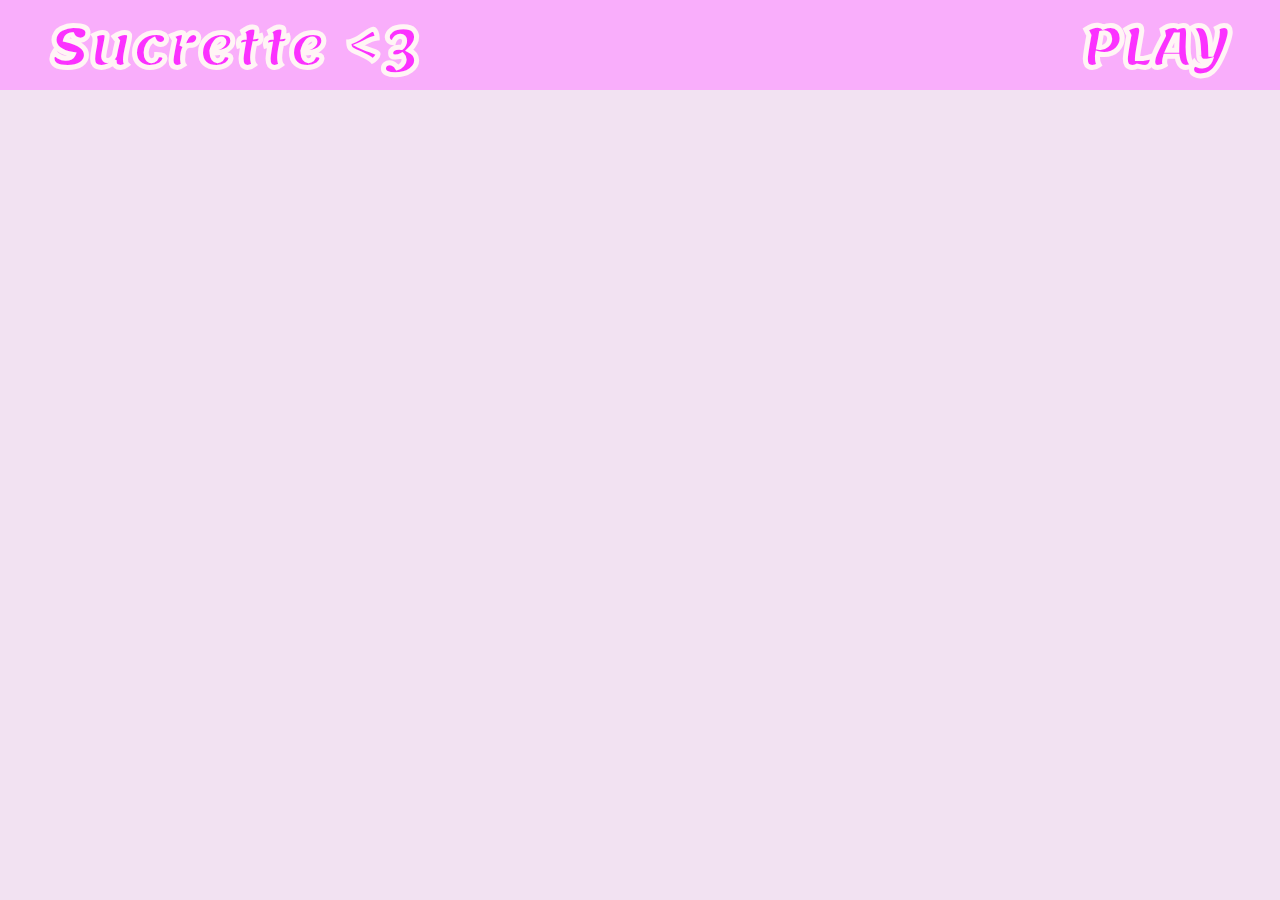
<file: index.html>
<!DOCTYPE html>
<html lang="fr">
<head>
    <meta charset="UTF-8">
    <meta http-equiv="X-UA-Compatible" content="IE=edge">
    <meta name="viewport" content="width=device-width, initial-scale=1.0">
    <link href="/css/style.css" rel="stylesheet">
    <title>Sucrette <3</title>
</head>
<body>
    <nav>
        <a href="#" class="button">Sucrette <3</a>
        <a href="/play/" class="button">PLAY</a>
    </nav>
</body>
</html>
</file>
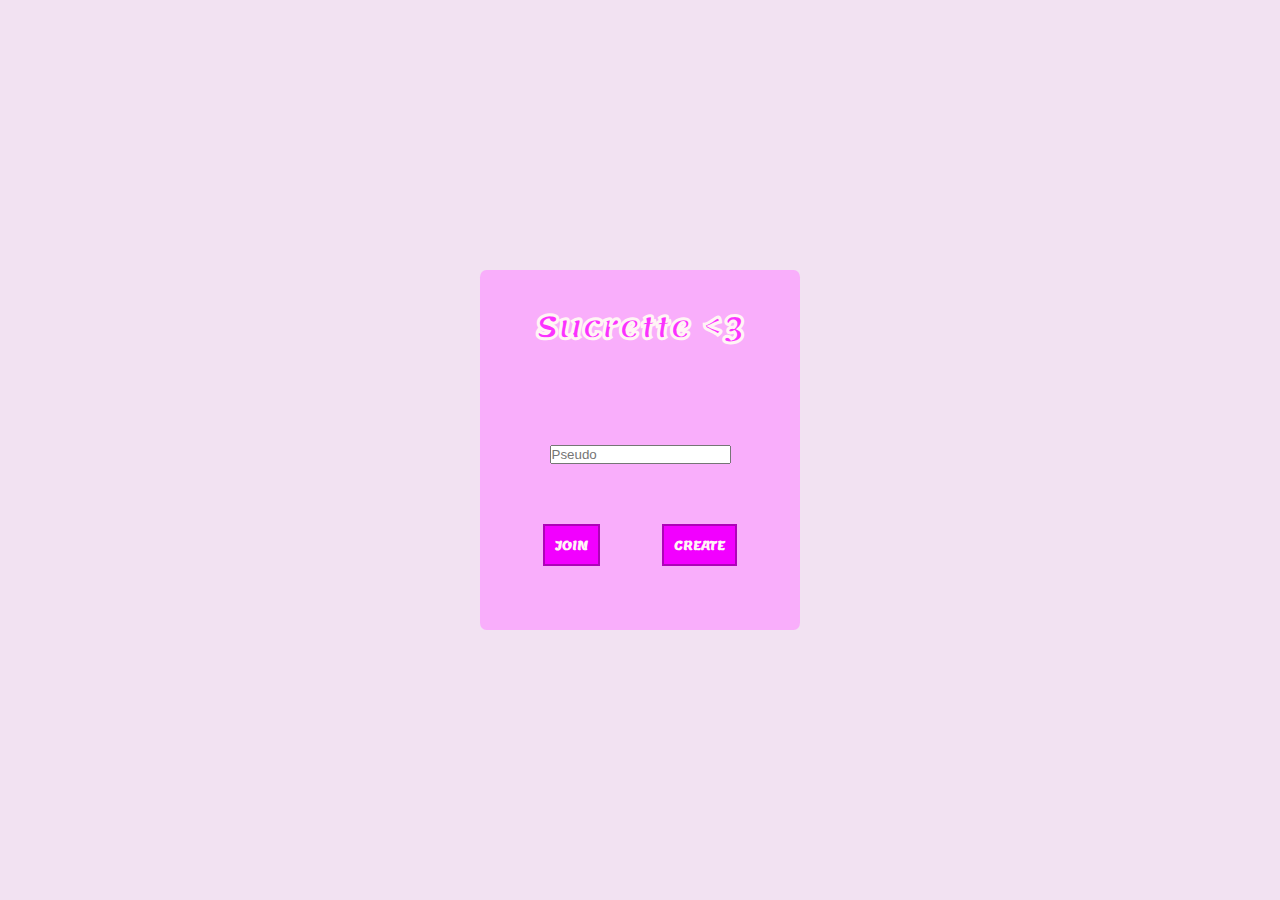
<file: play/index.html>
<!DOCTYPE html>
<html lang="en">
<head>
    <meta charset="UTF-8">
    <meta http-equiv="X-UA-Compatible" content="IE=edge">
    <meta name="viewport" content="width=device-width, initial-scale=1.0">
    <link href="../css/style.css" rel="stylesheet">
    <title>Play <3</title>
</head>
<body class="input_body">
    <div class="input_div">
        <a href=".." class="input_button button">Sucrette <3</a>
        <form action="">
            <input placeholder="Pseudo" required type="text">
            <input placeholder="Code" type="text" hidden="False">
            <div>
                <input class="input_button" type="button" value="JOIN">
                <input class="input_button" type="submit" value="CREATE">
            </div>
        </form>
    </div>
</body>
<script src="../js/app.js"></script>
</html>
</file>
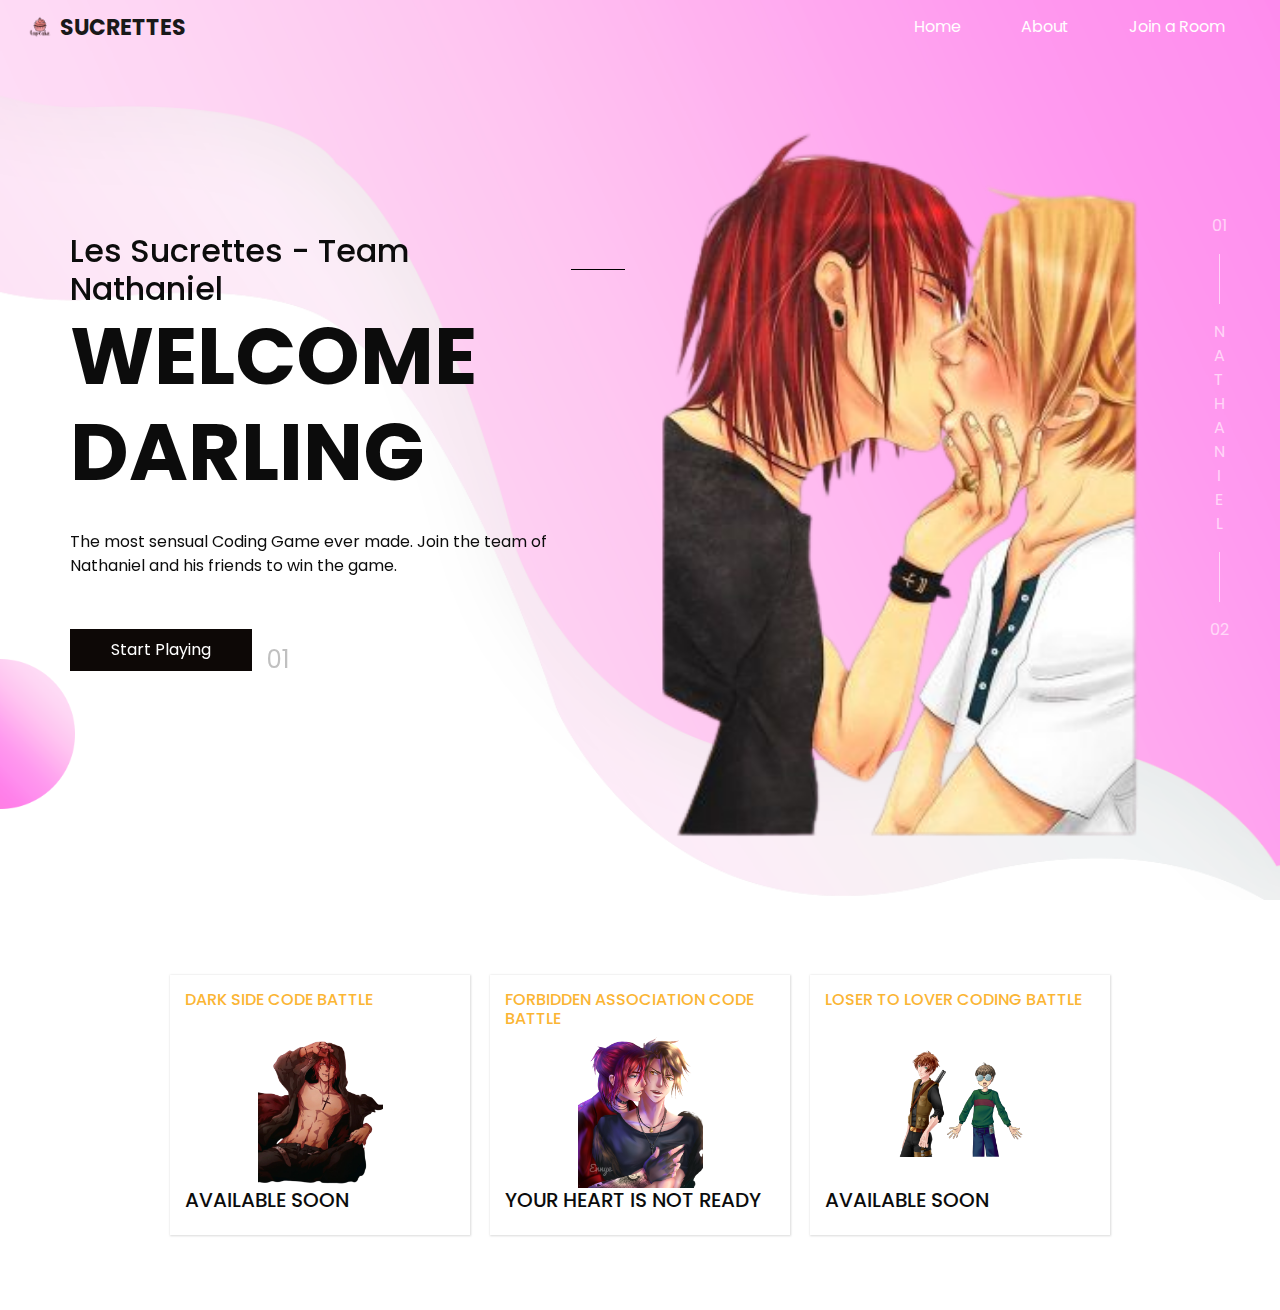
<file: site/index.html>
<!DOCTYPE html>
<html>

<head>
  <meta charset="utf-8" />
  <meta http-equiv="X-UA-Compatible" content="IE=edge" />
  <meta name="viewport" content="width=device-width, initial-scale=1, shrink-to-fit=no" />
  <meta name="keywords" content="" />
  <meta name="description" content="" />
  <meta name="author" content="" />
  <title>Sucrettes Sexy</title>
  <link rel="stylesheet" type="text/css" href="https://cdnjs.cloudflare.com/ajax/libs/OwlCarousel2/2.1.3/assets/owl.carousel.min.css" />
  <link rel="stylesheet" type="text/css" href="css/bootstrap.css" />
  <link href="https://fonts.googleapis.com/css?family=Baloo+Chettan|Poppins:400,600,700&display=swap" rel="stylesheet">
  <link href="css/style.css" rel="stylesheet" />
  <link href="css/responsive.css" rel="stylesheet" />
</head>
<body>
  <div class="hero_area">
    <header class="header_section">
      <div class="container-fluid">
        <nav class="navbar navbar-expand-lg custom_nav-container ">
          <a class="navbar-brand" href="index.html">
            <img src="images/logo.png" alt="">
            <span>
              Sucrettes
            </span>
          </a>
          <button class="navbar-toggler" type="button" data-toggle="collapse" data-target="#navbarSupportedContent" aria-controls="navbarSupportedContent" aria-expanded="false" aria-label="Toggle navigation">
            <span class="navbar-toggler-icon"></span>
          </button>
          <div class="collapse navbar-collapse" id="navbarSupportedContent">
            <div class="d-flex ml-auto flex-column flex-lg-row align-items-center">
              <ul class="navbar-nav  ">
                <li class="nav-item active">
                  <a class="nav-link" href="index.html">Home <span class="sr-only">(current)</span></a>
                </li>
                <li class="nav-item">
                  <a class="nav-link" href="about.html"> About</a>
                </li>
                <li class="nav-item">
                  <a class="nav-link" href="login.html">
                    Join a Room
                  </a>
                </li>
              </ul>
            </div>
          </div>
        </nav>
      </div>
    </header>
    <section class=" slider_section position-relative">
      <div class="design-box">
        <img src="images/design-1.png" alt="">
      </div>
      <div class="slider_number-container d-none d-md-block">
        <div class="number-box">
          <span>
            01
          </span>
          <hr>
          <span class="jwel">
            N <br>
            a <br>
            t <br>
            h <br>
            a <br>
            n <br>
            i <br>
            e <br>
            l
          </span>
          <hr>
          <span>
            02
          </span>
        </div>
      </div>
      <div class="container">
        <div id="carouselExampleIndicators" class="carousel slide" data-ride="carousel">
          <ol class="carousel-indicators">
            <li data-target="#carouselExampleIndicators" data-slide-to="0" class="active">01</li>
            <li data-target="#carouselExampleIndicators" data-slide-to="1">02</li>
            <li data-target="#carouselExampleIndicators" data-slide-to="2">03</li>
          </ol>
          <div class="carousel-inner">
            <div class="carousel-item active">
              <div class="row">
                <div class="col-md-6">
                  <div class="detail_box">
                    <h2>
                      <span>
                        Les Sucrettes - Team Nathaniel
                      </span>
                      <hr>
                    </h2>
                    <h1>
                      Welcome Darling
                    </h1>
                    <p>
                      The most sensual Coding Game ever made. Join the team of Nathaniel and his friends to win the game.
                    </p>
                    <div>
                      <a href="login.html">
                        Start Playing
                      </a>
                    </div>
                  </div>
                </div>
                <div class="col-md-6">
                  <div class="img-box">
                    <img src="images/slider-img.png" alt="">
                  </div>
                </div>
              </div>
            </div>
            <div class="carousel-item ">
              <div class="row">
                <div class="col-md-6">
                  <div class="detail_box">
                    <h2>
                      <span>
                        In for something darker ?
                      </span>
                      <hr>
                    </h2>
                    <h1>
                      The end justifies the means
                    </h1>
                    <p>
                      Castiel got jealous of Nathaniel's success and decided to join the team of his rival. Will he be able to win the game ?
                    </p>
                    <div>
                      <a href="https://x-castiel-maya-x.skyrock.com/">
                         The Dark Side is calling you
                      </a>
                    </div>
                  </div>
                </div>
                <div class="col-md-6">
                  <div class="img-box">
                    <img src="images/slider-img.png" alt="">
                  </div>
                </div>
              </div>
            </div>
            <div class="carousel-item ">
              <div class="row">
                <div class="col-md-6">
                  <div class="detail_box">
                    <h2>
                      <span> Bad Bromance</span>
                      <hr>
                    </h2>
                    <h1>
                      When opposites attract
                    </h1>
                    <p>
                      Never would Castiel have thought that he would be working with Nathaniel. But the game is on and they have to work together to win.
                    </p>
                    <div>
                      <a href="https://www.spiritfanfiction.com/historia/segredo-do-porao-oneshot-castiel-x-nathaniel-22691093">
                        Peace was never an option
                      </a>
                    </div>
                  </div>
                </div>
                <div class="col-md-6">
                  <div class="img-box">
                    <img src="images/slider-img.png" alt="">
                  </div>
                </div>
              </div>
            </div>
          </div>
        </div>
      </div>
    </section>
  </div>

  <div class="item_section layout_padding2">
    <div class="container">
      <div class="item_container">
        <div class="box">
          <div class="price">
            <h6>
              Dark Side Code Battle
            </h6>
          </div>
          <div class="img-box">
            <img src="images/i-1.png" alt="">
          </div>
          <div class="name">
            <h5>
              Available soon
            </h5>
          </div>
        </div>
        <div class="box">
          <div class="price">
            <h6>
              Forbidden Association Code Battle
            </h6>
          </div>
          <div class="img-box">
            <img src="images/i-2.png" alt="">
          </div>
          <div class="name">
            <h5>
              Your heart is not ready
            </h5>
          </div>
        </div>
        <div class="box">
          <div class="price">
            <h6>
              Loser To Lover Coding Battle
            </h6>
          </div>
          <div class="img-box">
            <img src="images/i-3.png" alt="">
          </div>
          <div class="name">
            <h5>
              Available soon
            </h5>
          </div>
        </div>
      </div>
    </div>
  </div>

  <script type="text/javascript" src="js/jquery-3.4.1.min.js"></script>
  <script type="text/javascript" src="js/bootstrap.js"></script>
  <script type="text/javascript" src="js/custom.js"></script>
</body>

</html>
</file>
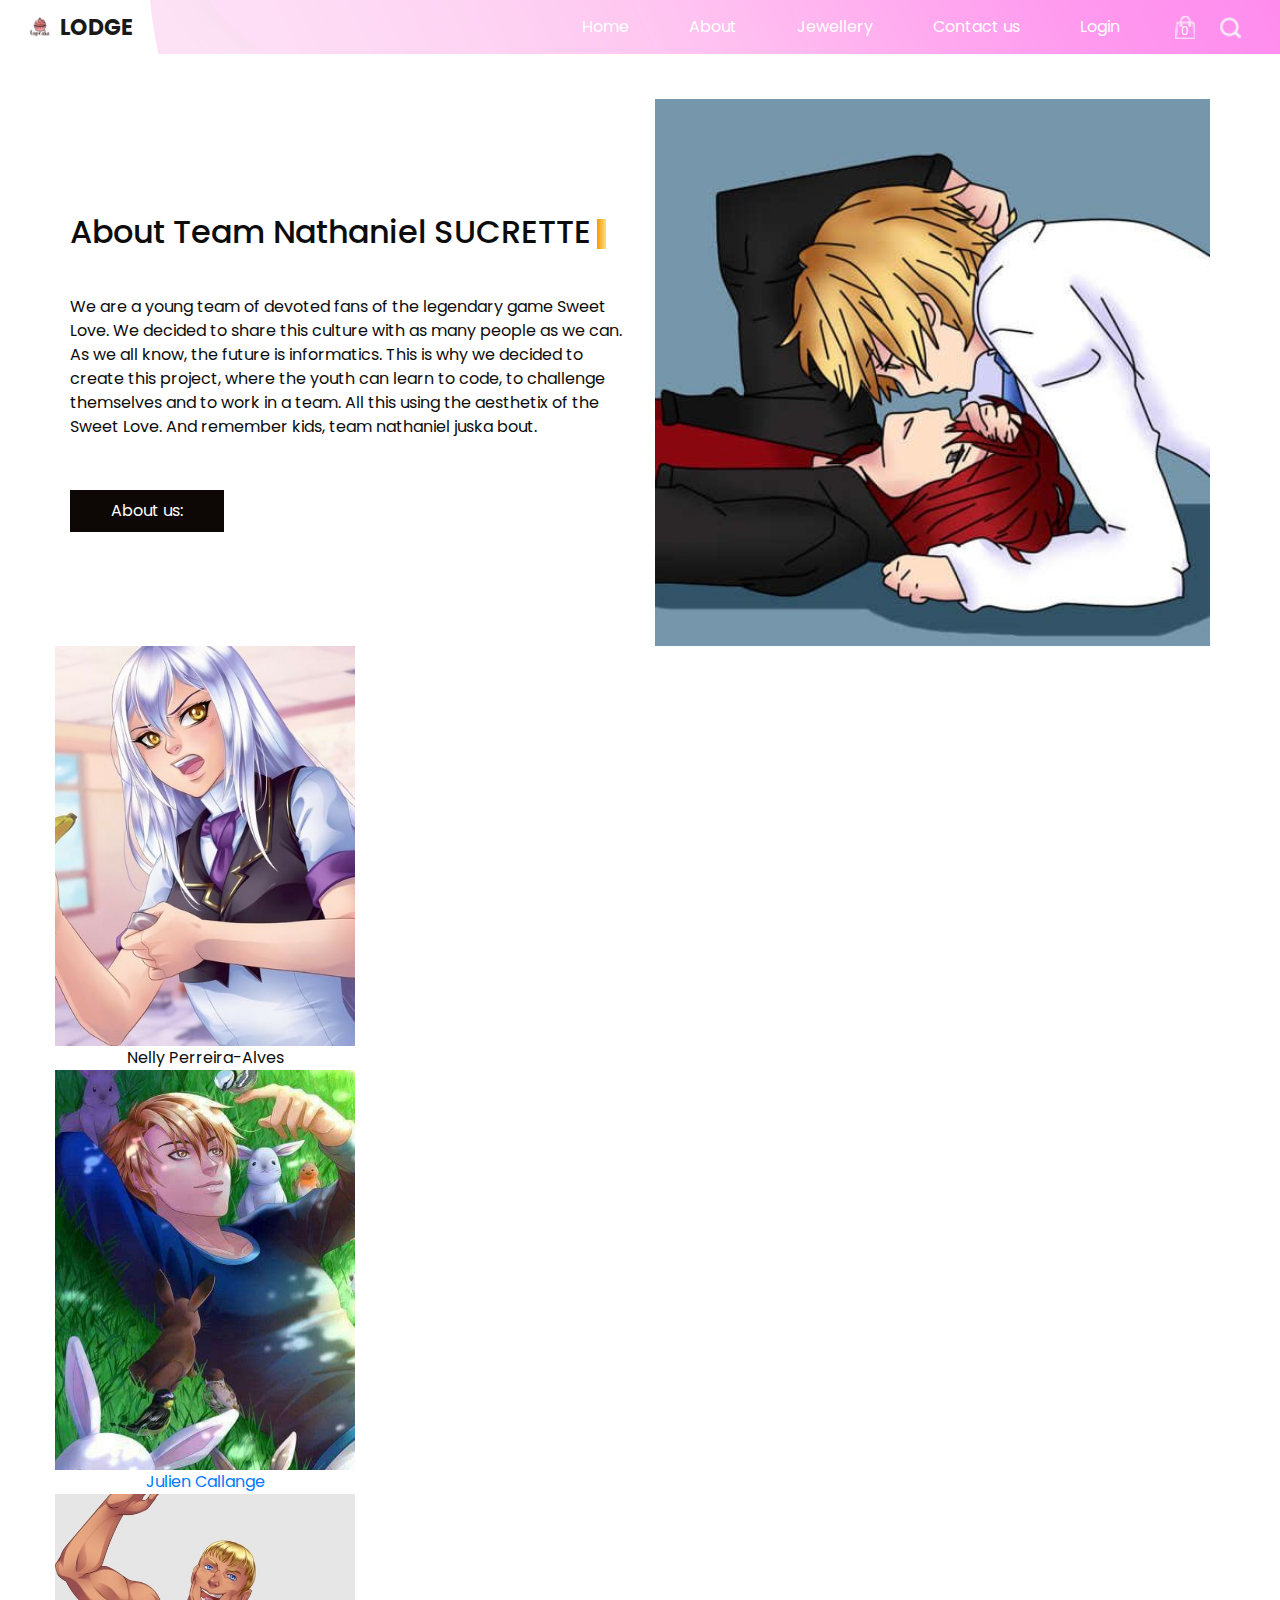
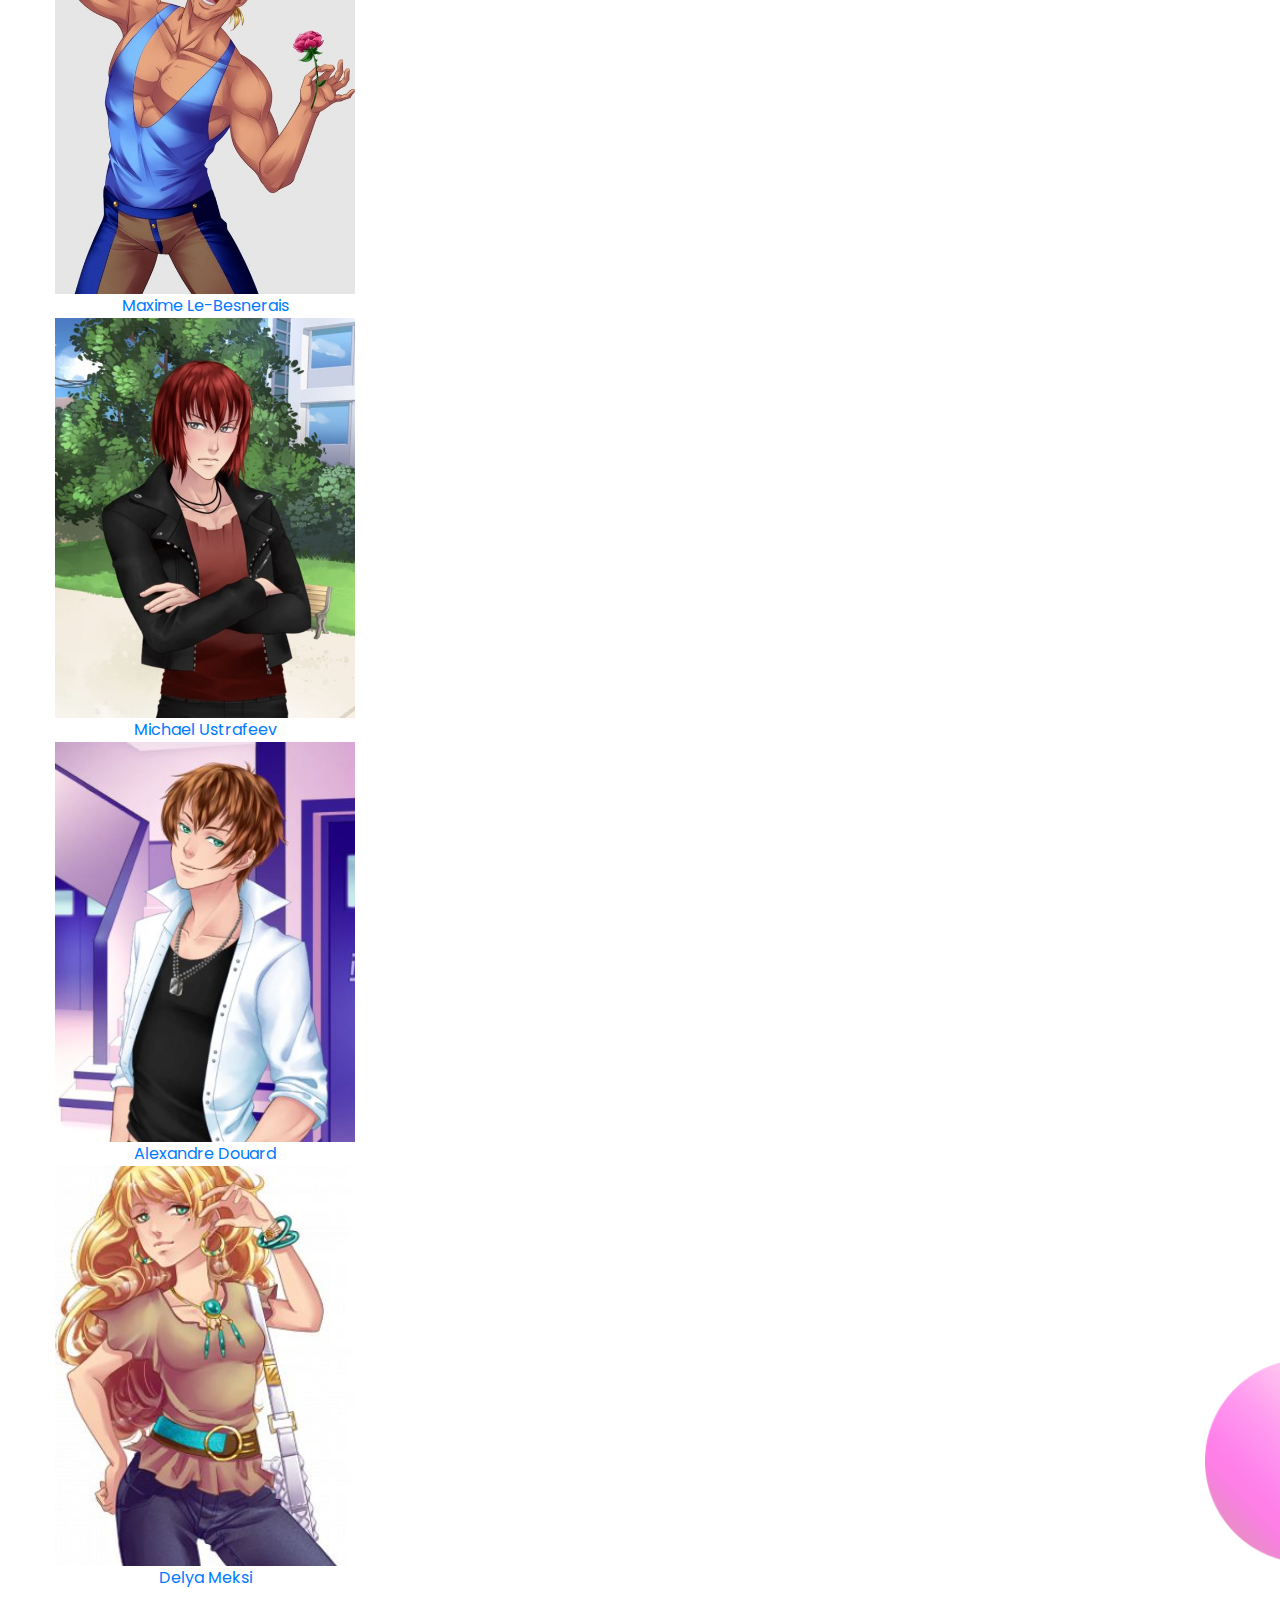
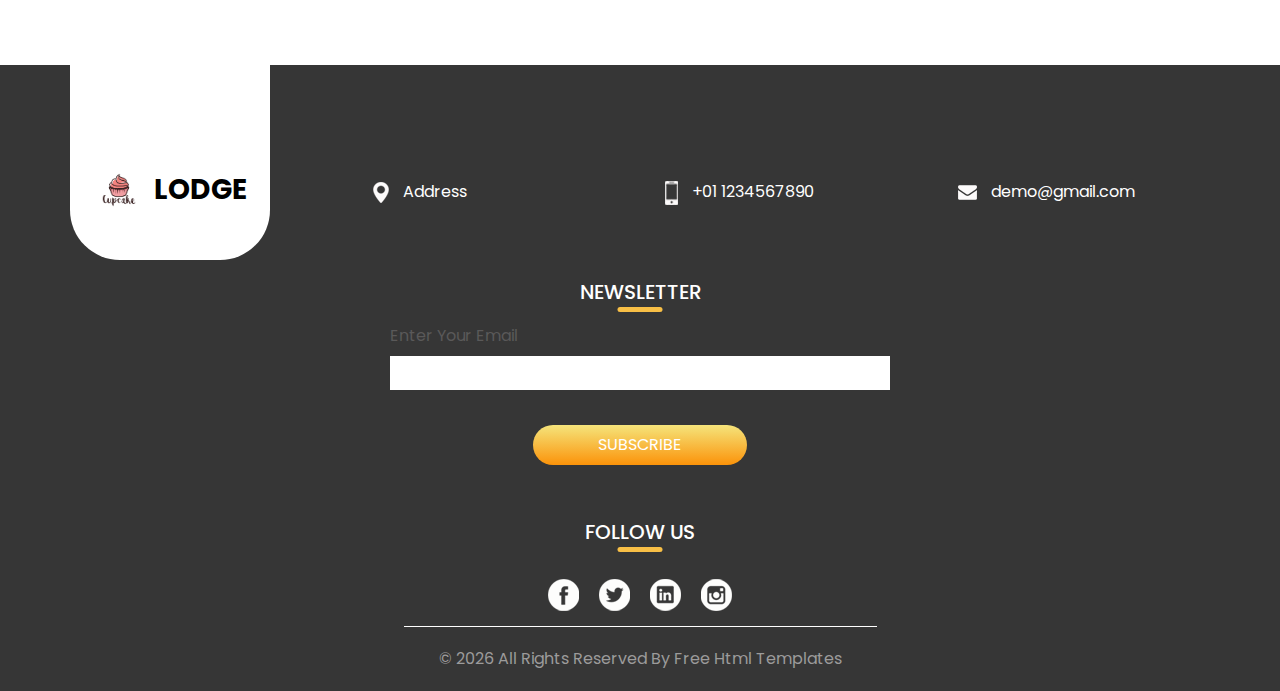
<file: site/about.html>
<!DOCTYPE html>
<html>

<head>
  <!-- Basic -->
  <meta charset="utf-8" />
  <meta http-equiv="X-UA-Compatible" content="IE=edge" />
  <!-- Mobile Metas -->
  <meta name="viewport" content="width=device-width, initial-scale=1, shrink-to-fit=no" />
  <!-- Site Metas -->
  <meta name="keywords" content="" />
  <meta name="description" content="" />
  <meta name="author" content="" />

  <title>Lodge</title>

  <!-- slider stylesheet -->
  <link rel="stylesheet" type="text/css" href="https://cdnjs.cloudflare.com/ajax/libs/OwlCarousel2/2.1.3/assets/owl.carousel.min.css" />

  <!-- bootstrap core css -->
  <link rel="stylesheet" type="text/css" href="css/bootstrap.css" />

  <!-- fonts style -->
  <link href="https://fonts.googleapis.com/css?family=Baloo+Chettan|Poppins:400,600,700&display=swap" rel="stylesheet">
  <!-- Custom styles for this template -->
  <link href="css/style.css" rel="stylesheet" />
  <!-- responsive style -->
  <link href="css/responsive.css" rel="stylesheet" />
  <link href="css/mike.css" rel="stylesheet"/>
</head>

<body class="sub_page">

  <div class="hero_area">
    <!-- header section strats -->
    <header class="header_section">
      <div class="container-fluid">
        <nav class="navbar navbar-expand-lg custom_nav-container ">
          <a class="navbar-brand" href="index.html">
            <img src="images/logo.png" alt="">
            <span>
              Lodge
            </span>
          </a>
          <button class="navbar-toggler" type="button" data-toggle="collapse" data-target="#navbarSupportedContent" aria-controls="navbarSupportedContent" aria-expanded="false" aria-label="Toggle navigation">
            <span class="navbar-toggler-icon"></span>
          </button>

          <div class="collapse navbar-collapse" id="navbarSupportedContent">
            <div class="d-flex ml-auto flex-column flex-lg-row align-items-center">
              <ul class="navbar-nav  ">
                <li class="nav-item active">
                  <a class="nav-link" href="index.html">Home <span class="sr-only">(current)</span></a>
                </li>
                <li class="nav-item">
                  <a class="nav-link" href="about.html"> About</a>
                </li>
                <li class="nav-item">
                  <a class="nav-link" href="jewellery.html">Jewellery </a>
                </li>
                <li class="nav-item">
                  <a class="nav-link" href="contact.html">Contact us</a>
                </li>
                <li class="nav-item">
                  <a class="nav-link" href="#">Login</a>
                </li>
              </ul>

            </div>
            <div class="quote_btn-container ">
              <a href="">
                <img src="images/cart.png" alt="">
                <div class="cart_number">
                  0
                </div>
              </a>
              <form class="form-inline">
                <button class="btn  my-2 my-sm-0 nav_search-btn" type="submit"></button>
              </form>
            </div>
          </div>
        </nav>
      </div>
    </header>
    <!-- end header section -->
  </div>



  <!-- about section -->

  <section class="about_section layout_padding2-top layout_padding-bottom">
    <div class="design-box">
      <img src="images/design-2.png" alt="">
    </div>
    <div class="container">
      <div class="row">
        <div class="col-md-6">
          <div class="detail-box">
            <div class="heading_container">
              <h2>
                About Team Nathaniel SUCRETTE
              </h2>
            </div>
            <p>
              We are a young team of devoted fans of the legendary game Sweet Love. We decided to share this culture with as many people as we can.
              As we all know, the future is informatics. This is why we decided to create this project, where the youth can learn to code, to challenge themselves and to work in a team. All this using the aesthetix of the Sweet Love.
              And remember kids, team nathaniel juska bout.
            </p>
            <div>
              <a href="">
                About us:
              </a>
            </div>
          </div>
        </div>
        <div class="col-md-6">
          <div class="img-box">
            <img src="images/nasty_hell.jpg" alt="">
          </div>
        </div>

        <div class="rrr">

        <img src="images/nelly.jpg" alt="" style ="float:left; object-fit:cover; width:300px; height:400px">
        <div>
          <div class="names">
            Nelly Perreira-Alves
          </a>
        </div>
        <img src="images/julien.jpg" alt="" style ="float:right; object-fit:cover; width:300px; height:400px">
        <div class="names">
          <a href="">
            Julien Callange
          </a>
        </div>
        <img src="images/max.jpg" alt="" style ="float:left; object-fit:cover; width:300px; height:400px">
        <div class="names">
          <a href="">
                      Maxime Le-Besnerais
          </a>
        </div>
        <img src="images/mike.jpg" alt="" style ="float:right; object-fit:cover; width:300px; height:400px">
        <div class="names">
          <a href="">
                      Michael Ustrafeev
          </a>
        </div>
        <img src="images/veco.jpg" alt="" style ="float:left; object-fit:cover; width:300px; height:400px">
        <div class="names">
          <a href="">
                      Alexandre Douard
          </a>
        </div>
        <img src="images/delya.jpg" alt="" style ="float:right; object-fit:cover; width:300px; height:400px">
        <div class="names">
          <a href="">
                      Delya Meksi
          </a>
        </div>
        </div>
      </div>
    </div>
  </section>

  <!-- end about section -->


  <!-- info section -->
  <section class="info_section ">
    <div class="container">
      <div class="info_container">
        <div class="row">
          <div class="col-md-3">
            <div class="info_logo">
              <a href="">
                <img src="images/logo.png" alt="">
                <span>
                  Lodge
                </span>
              </a>
            </div>
          </div>
          <div class="col-md-3">
            <div class="info_contact">
              <a href="">
                <img src="images/location.png" alt="">
                <span>
                  Address
                </span>
              </a>
            </div>
          </div>
          <div class="col-md-3">
            <div class="info_contact">
              <a href="">
                <img src="images/phone.png" alt="">
                <span>
                  +01 1234567890
                </span>
              </a>
            </div>
          </div>
          <div class="col-md-3">
            <div class="info_contact">
              <a href="">
                <img src="images/mail.png" alt="">
                <span>
                  demo@gmail.com
                </span>
              </a>
            </div>
          </div>
        </div>
        <div class="info_form">
          <div class="d-flex justify-content-center">
            <h5 class="info_heading">
              Newsletter
            </h5>
          </div>
          <form action="">
            <div class="email_box">
              <label for="email2">Enter Your Email</label>
              <input type="text" id="email2">
            </div>
            <div>
              <button>
                subscribe
              </button>
            </div>
          </form>
        </div>
        <div class="info_social">
          <div class="d-flex justify-content-center">
            <h5 class="info_heading">
              Follow Us
            </h5>
          </div>
          <div class="social_box">
            <a href="">
              <img src="images/fb.png" alt="">
            </a>
            <a href="">
              <img src="images/twitter.png" alt="">
            </a>
            <a href="">
              <img src="images/linkedin.png" alt="">
            </a>
            <a href="">
              <img src="images/insta.png" alt="">
            </a>
          </div>
        </div>
      </div>
    </div>
  </section>

  <!-- end info_section -->

  <!-- footer section -->
  <section class="container-fluid footer_section">
    <p>
      &copy; <span id="displayYear"></span> All Rights Reserved By
      <a href="https://html.design/">Free Html Templates</a>
    </p>
  </section>
  <!-- footer section -->

  <script type="text/javascript" src="js/jquery-3.4.1.min.js"></script>
  <script type="text/javascript" src="js/bootstrap.js"></script>
  <script type="text/javascript" src="js/custom.js"></script>

</body>

</html>
</file>
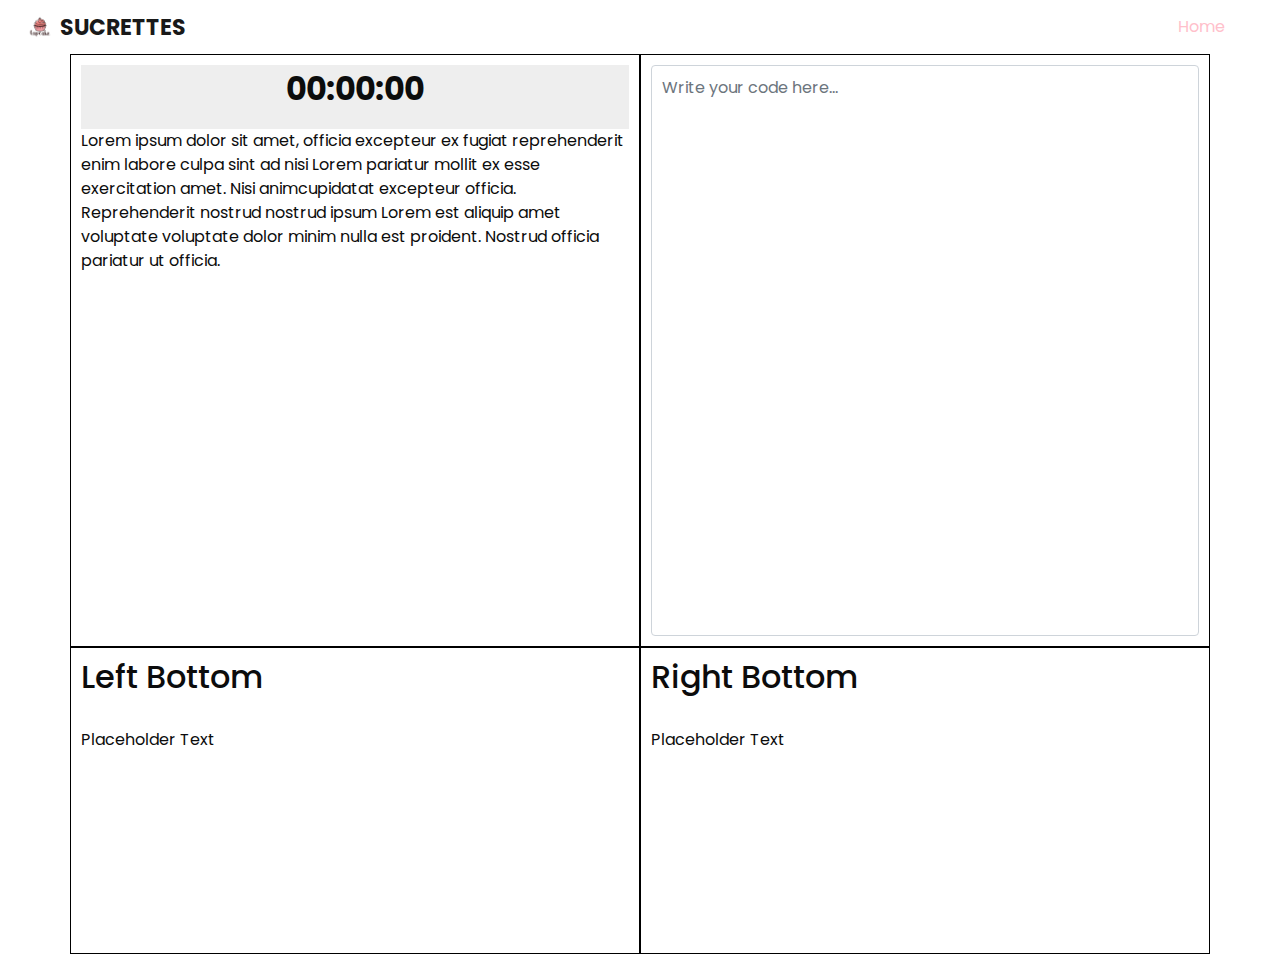
<file: site/CodePlace.html>
<!DOCTYPE html>
<html>
<head>
	<title>Two Divs Example</title>
    <link rel="stylesheet" type="text/css" href="https://cdnjs.cloudflare.com/ajax/libs/OwlCarousel2/2.1.3/assets/owl.carousel.min.css" />
    <link rel="stylesheet" type="text/css" href="css/bootstrap.css" />
    <link href="https://fonts.googleapis.com/css?family=Baloo+Chettan|Poppins:400,600,700&display=swap" rel="stylesheet">
    <link href="css/style.css" rel="stylesheet" />
    <link href="css/responsive.css" rel="stylesheet" />
    <link rel="stylesheet" type="text/css" href="css/CodePlace.css">

</head>
<body>
    <header class="header_section">
        <div class="container-fluid">
          <nav class="navbar navbar-expand-lg custom_nav-container ">
            <a class="navbar-brand" href="index.html">
              <img src="images/logo.png" alt="">
              <span>
                Sucrettes
              </span>
            </a>
            <button class="navbar-toggler" type="button" data-toggle="collapse" data-target="#navbarSupportedContent" aria-controls="navbarSupportedContent" aria-expanded="false" aria-label="Toggle navigation">
              <span class="navbar-toggler-icon"></span>
            </button>
            <div class="collapse navbar-collapse" id="navbarSupportedContent">
              <div class="d-flex ml-auto flex-column flex-lg-row align-items-center">
                <ul class="navbar-nav  ">
                  <li class="nav-item active">
                    <a class="nav-link" href="index.html" style="color: pink;">
                        Home <span class="sr-only">(current)</span></a>
                  </li>
                </ul>
              </div>
            </div>
          </nav>
        </div>
    </header>


	<div class="container">
		<div class="left">
			<div class="top">
                <div class="chrono-placeholder">
                    <p>00:00:00</p>
                </div>
                <div class="Instructions">
                    <p> Lorem ipsum dolor sit amet, officia excepteur ex fugiat reprehenderit enim
                    labore culpa sint ad nisi Lorem pariatur mollit ex esse exercitation amet. Nisi
                    animcupidatat excepteur officia. Reprehenderit nostrud nostrud ipsum Lorem est
                    aliquip amet voluptate voluptate dolor minim nulla est proident. Nostrud officia
                    pariatur ut officia. </p>
                </div>
			</div>
			<div class="bottom">
				<h2>Left Bottom</h2> <br>
				<p>Placeholder Text</p>
			</div>
		</div>
		<div class="right">
			<div class="top">
                <textarea class="form-control" rows="5" id="code" placeholder="Write your code here..."></textarea>
			</div>
			<div class="bottom">
				<h2>Right Bottom</h2> <br>
				<p>Placeholder Text</p>
			</div>
		</div>
	</div>
</body>
<script type="text/javascript" src="js/jquery-3.4.1.min.js"></script>
<script type="text/javascript" src="js/bootstrap.js"></script>
<script type="text/javascript" src="js/custom.js"></script>
</html>
</file>
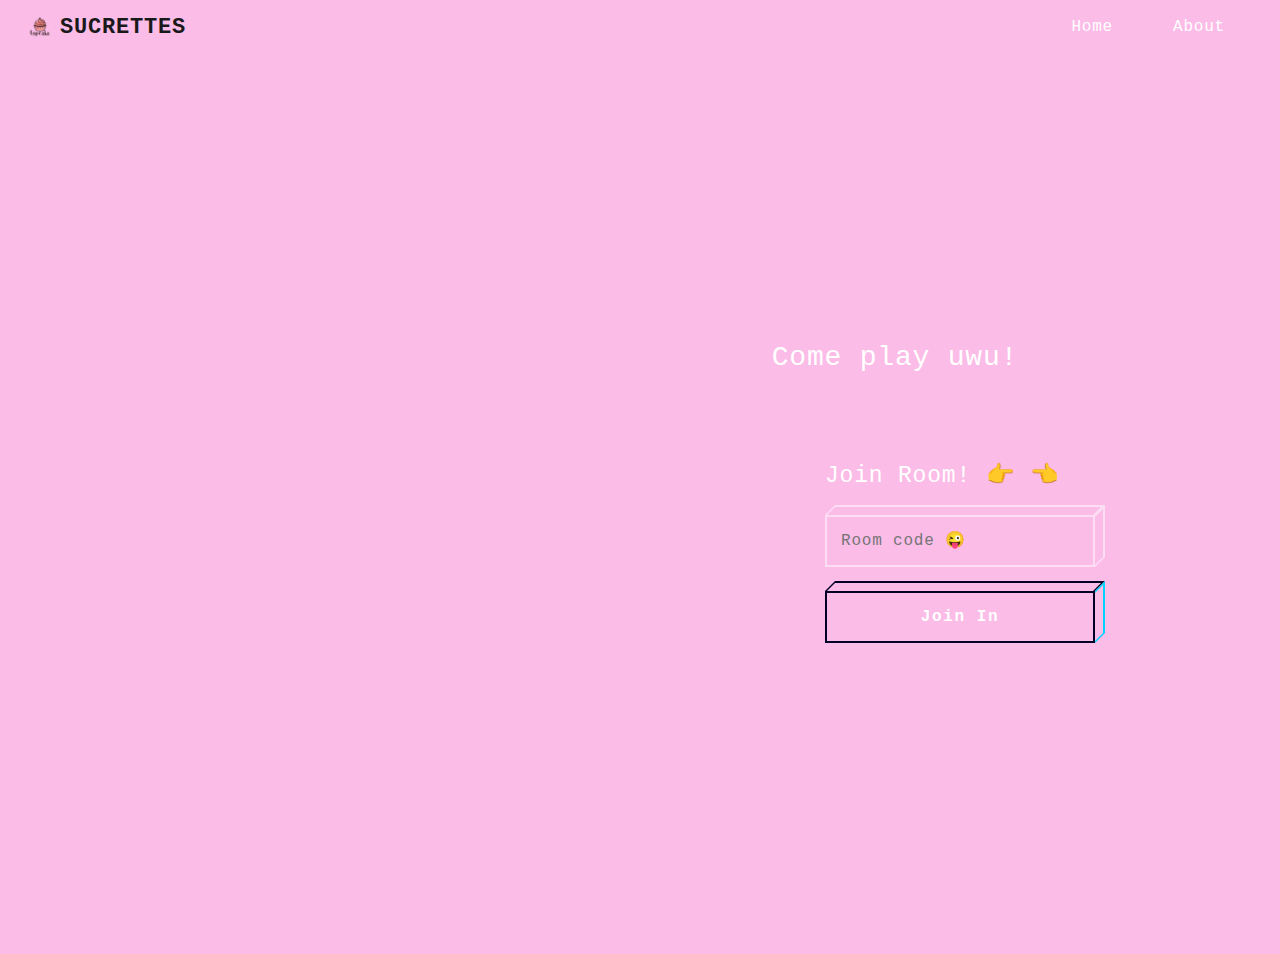
<file: site/login.html>
<!DOCTYPE html>
<html lang="en">
  <head>
    <meta charset="UTF-8">
    <meta http-equiv="X-UA-Compatible" content="IE=edge">
    <meta name="viewport" content="width=device-width, initial-scale=1.0">
    <link rel="stylesheet" type="text/css" href="https://cdnjs.cloudflare.com/ajax/libs/OwlCarousel2/2.1.3/assets/owl.carousel.min.css" />
    <link rel="stylesheet" type="text/css" href="css/bootstrap.css" />
    <link href="https://fonts.googleapis.com/css?family=Baloo+Chettan|Poppins:400,600,700&display=swap" rel="stylesheet">
    <link href="css/style.css" rel="stylesheet" />
    <link href="css/responsive.css" rel="stylesheet" />
    <link rel="stylesheet" href="css/login.css" type="text/css">
    <title>Document</title>
  </head>
  <body>
    <header class="header_section">
      <div class="container-fluid">
        <nav class="navbar navbar-expand-lg custom_nav-container ">
          <a class="navbar-brand" href="index.html">
            <img src="images/logo.png" alt="">
            <span>
              Sucrettes
            </span>
          </a>
          <button class="navbar-toggler" type="button" data-toggle="collapse" data-target="#navbarSupportedContent" aria-controls="navbarSupportedContent" aria-expanded="false" aria-label="Toggle navigation">
            <span class="navbar-toggler-icon"></span>
          </button>
          <div class="collapse navbar-collapse" id="navbarSupportedContent">
            <div class="d-flex ml-auto flex-column flex-lg-row align-items-center">
              <ul class="navbar-nav  ">
                <li class="nav-item active">
                  <a class="nav-link" href="index.html">Home <span class="sr-only">(current)</span></a>
                </li>
                <li class="nav-item">
                  <a class="nav-link" href="about.html"> About</a>
                </li>
              </ul>
            </div>
          </div>
        </nav>
      </div>
    </header>
    <div class="container-fluid ps-md-0">
      <div class="row g-0">
        <div class="d-none d-md-flex col-md-4 col-lg-6 bg-image"></div>
        <div class="col-md-8 col-lg-6">
          <div class="login d-flex align-items-center py-5">
            <div class="container">
              <div class="row">
                <div class="col-md-9 col-lg-8 mx-auto">
                  <h3 class="login-heading mb-4">Come play uwu!</h3>
                  <form autocomplete='off' class='form'>
                    <div class='control'>
                      <h1>
                        Join Room! &#128073 &#128072
                      </h1>
                    </div>
                    <div class='control block-cube block-input'>
                      <input name='username' placeholder='Room code &#128540'
                        type='text'>
                      <div class='bg-top'>
                        <div class='bg-inner'></div>
                      </div>
                      <div class='bg-right'>
                        <div class='bg-inner'></div>
                      </div>
                      <div class='bg'>
                        <div class='bg-inner'></div>
                      </div>
                    </div>

                    <button class='btn block-cube block-cube-hover'
                      type='button'>
                      <div class='bg-top'>
                        <div class='bg-inner'></div>
                      </div>
                      <div class='bg-right'>
                        <div class='bg-inner'></div>
                      </div>
                      <div class='bg'>
                        <div class='bg-inner'></div>
                      </div>
                      <div class='text'>
                        Join In
                      </div>
                    </button>
                  </form>
                </div>
              </div>
            </div>
          </div>
        </div>
      </div>
    </div>
  </body>
</html>
</file>
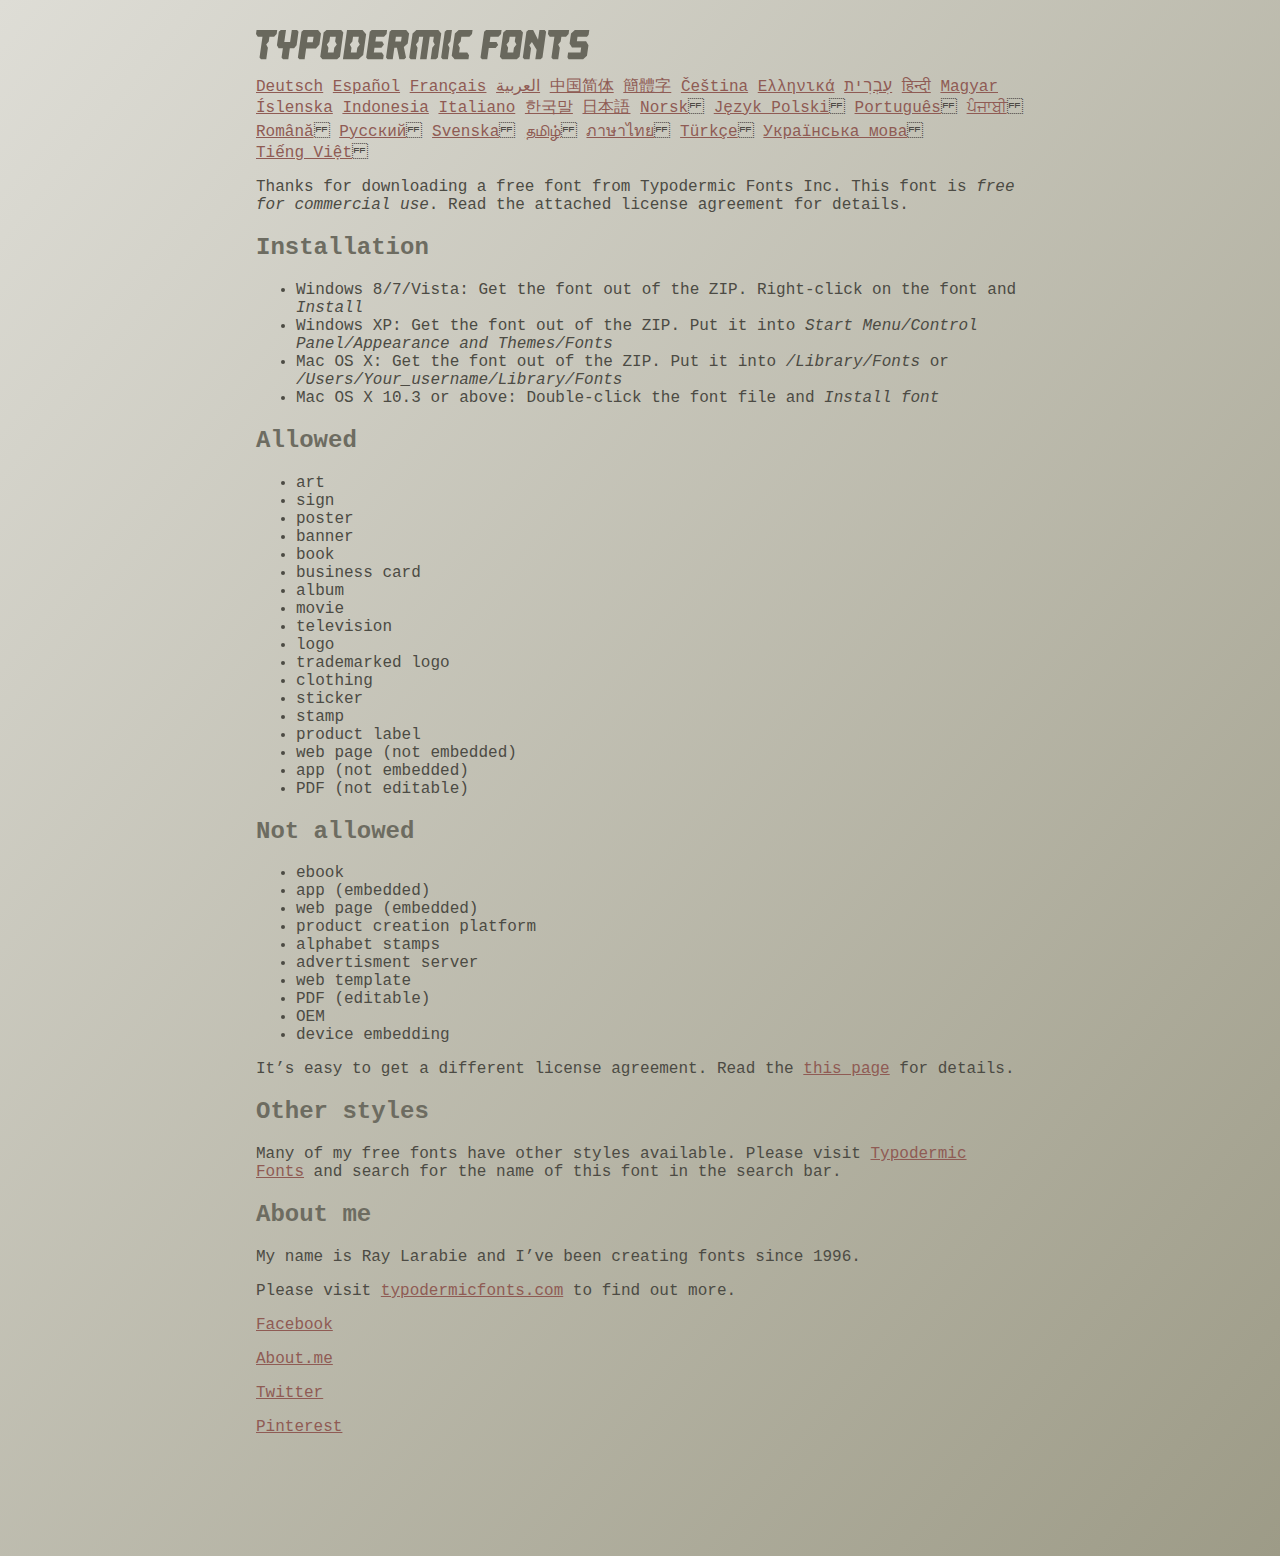
<file: site/fonts/ethnocentric/read-this.html>
<head>
<meta http-equiv="Content-Type" content="text/html; charset=utf-8">
<title>Typodermic Fonts Inc. Freeware Font instructions 2014</title>
<style type="text/css">
body {
	margin:30px 20% 120px 20%;
	padding:0px;
	font-family:Consolas, Courier, sans-serif;
	color:#4c4b44;
	background-color:#c2c1b3;

/* IE10 Consumer Preview */ 
background-image: -ms-linear-gradient(top left, #DEDDD6 0%, #9D9B87 100%);

/* Mozilla Firefox */ 
background-image: -moz-linear-gradient(top left, #DEDDD6 0%, #9D9B87 100%);

/* Opera */ 
background-image: -o-linear-gradient(top left, #DEDDD6 0%, #9D9B87 100%);

/* Webkit (Safari/Chrome 10) */ 
background-image: -webkit-gradient(linear, left top, right bottom, color-stop(0, #DEDDD6), color-stop(1, #9D9B87));

/* Webkit (Chrome 11+) */ 
background-image: -webkit-linear-gradient(top left, #DEDDD6 0%, #9D9B87 100%);

/* W3C Markup, IE10 Release Preview */ 
background-image: linear-gradient(to bottom right, #DEDDD6 0%, #9D9B87 100%);

	}
h2 {color:#6d6c61;}
a {color:#8f5b54;}
a:hover {color:#ffffff; background-color:#9a998c;}
</style>
</head>

<body>

<svg width="350px" height="30px">
	<path fill="#69685D" d="M0,4.006L0.554,0h20.674l-0.553,4.006l-2.559,2.772h-4.688l-0.682,4.816l-2.515,3.026l1.663,3.07
		l-1.62,11.594H4.987l-1.448-1.79l2.94-20.716H1.791L0,4.006z"/>
	<path fill="#69685D" d="M35.8,0h5.285l1.408,1.791l-1.876,13.343l-2.515,3.111h-4.264l-1.534,11.04h-5.286l-1.449-1.79l1.322-9.25
		h-4.263l-1.705-3.111l1.875-13.343L24.76,0h5.242l-1.706,12.064h5.799L35.8,0z"/>
	<path fill="#69685D" d="M62.09,0l2.899,3.453L63.412,14.58l-3.496,3.962h-9.805l-1.491,10.742h-5.244l-1.493-1.79l3.625-25.704
		L47.469,0H62.09z M50.965,12.362h5.797l0.81-5.583h-5.799L50.965,12.362z"/>
	<path fill="#69685D" d="M64.256,26.642l3.367-24.041L70.523,0h14.664l2.132,2.601l-3.368,24.041l-2.856,2.643H66.431L64.256,26.642
		z M73.335,11.595l-2.514,3.026l1.663,3.07l-0.683,4.816H77.6l0.68-4.816l2.516-3.07l-1.663-3.026l0.681-4.816h-5.796L73.335,11.595
		z"/>
	<path fill="#69685D" d="M86.926,29.285L91.017,0h15.518l3.581,4.307l-2.899,20.673l-4.774,4.305H86.926z M96.345,11.595
		l-2.515,3.026l1.664,3.07l-0.683,4.816h5.798l0.681-4.816l2.516-3.07l-1.663-3.026l0.681-4.816h-5.796L96.345,11.595z"/>
	<path fill="#69685D" d="M127.114,29.285h-15.473l-1.492-1.79l3.624-25.704L115.731,0h15.389l-0.554,4.006l-2.557,2.772h-7.971
		l-0.684,4.816h6.906l1.662,3.026l-2.515,3.111h-6.905l-0.683,4.775h8.057l1.791,2.771L127.114,29.285z"/>
	<path fill="#69685D" d="M150.21,0l2.898,3.453l-1.405,9.977l-3.881,3.452l2.217,10.613l-1.748,1.79h-4.944l-2.387-11.553h-2.6
		l-1.622,11.553h-5.241l-1.493-1.79l3.624-25.704L135.588,0H150.21z M145.691,6.779h-5.796l-0.683,4.816h5.799L145.691,6.779z"/>
	<path fill="#69685D" d="M159.92,29.285h-5.242l-1.492-1.79l3.41-24.042L160.432,0h21.911l2.897,3.453l-3.409,24.042l-1.876,1.79
		h-5.284l1.617-11.594l2.517-3.07l-1.662-3.026l0.681-4.816h-4.092l-3.154,22.506h-6.522l3.155-22.506h-4.134l-0.683,4.816
		l-2.515,3.026l1.663,3.07L159.92,29.285z"/>
	<path fill="#69685D" d="M191.879,29.285h-5.244l-1.492-1.79l3.624-25.704L190.728,0h5.242l-1.619,11.595l-2.516,3.026l1.663,3.07
		L191.879,29.285z"/>
	<path fill="#69685D" d="M213.018,25.279l-0.554,4.006h-13.854l-2.899-3.494l3.156-22.338L202.702,0h13.854l-0.555,4.006
		l-2.558,2.772h-8.1l-0.683,4.816l-2.515,3.026l1.663,3.07l-0.683,4.816h8.1L213.018,25.279z"/>
	<path fill="#69685D" d="M226.007,29.285l-1.492-1.79l3.624-25.704L230.1,0h15.473l-0.554,4.006l-2.557,2.772h-8.058l-0.724,5.115
		h6.818l1.664,3.07l-2.557,3.11h-6.82l-1.535,11.211H226.007z"/>
	<path fill="#69685D" d="M243.903,26.642l3.368-24.041L250.17,0h14.663l2.131,2.601l-3.367,24.041l-2.855,2.643h-14.664
		L243.903,26.642z M252.983,11.595l-2.516,3.026l1.662,3.07l-0.681,4.816h5.796l0.684-4.816l2.515-3.07l-1.664-3.026l0.684-4.816
		h-5.798L252.983,11.595z"/>
	<path fill="#69685D" d="M280.639,19.822l-4.731-7.758l-2.516,3.069l1.662,3.069l-1.533,11.082h-5.244l-1.493-1.79l3.626-25.704
		L272.37,0h4.773l4.902,9.677L283.41,0h5.285l1.407,1.791l-3.623,25.704l-1.877,1.79h-5.285L280.639,19.822z"/>
	<path fill="#69685D" d="M291.926,4.006L292.48,0h20.674l-0.554,4.006l-2.557,2.772h-4.691l-0.681,4.816l-2.516,3.026l1.664,3.07
		l-1.621,11.594h-5.285l-1.451-1.79l2.942-20.716h-4.689L291.926,4.006z"/>
	<path fill="#69685D" d="M325.168,17.478h-9.209l-2.387-3.923l1.45-10.102L318.857,0h14.452l-0.682,4.86l-1.621,1.918h-9.506
		l-0.64,4.561h9.208l2.388,3.878l-1.493,10.572l-3.836,3.494h-14.579l-1.107-1.917l0.682-4.86h12.362L325.168,17.478z"/>
</svg>

<br>

<p translate="no">

<a href="http://translate.google.com/translate?hl=en&sl=en&tl=de&u=http://typodermicfonts.com/wp-content/uploads/2014/02/read-this.html&sandbox=0&usg=ALkJrhivq6___mill12Uw6fPvMWyJxstkw">Deutsch</a>

<a href="http://translate.google.com/translate?hl=en&sl=en&tl=es&u=http://typodermicfonts.com/wp-content/uploads/2014/02/read-this.html&sandbox=0&usg=ALkJrhjAt3cpinDeMTX6Ro8UcZFqaE8K5Q">Español</a>

<a href="http://translate.google.com/translate?hl=en&sl=en&tl=fr&u=http://typodermicfonts.com/wp-content/uploads/2014/02/read-this.html&sandbox=0&usg=ALkJrhjObLPhFyyhwigF-dBoOZ3eXYdDsw">Français</a>

<a href="http://translate.google.com/translate?hl=en&sl=en&tl=ar&u=http://typodermicfonts.com/wp-content/uploads/2014/02/read-this.html&sandbox=0&usg=ALkJrhg2hs-st3zodt-AjmoeuPHfyJsTEg">العربية</a>

<a href="http://translate.google.com/translate?hl=en&sl=en&tl=zh-CN&u=http://typodermicfonts.com/wp-content/uploads/2014/02/read-this.html&sandbox=0&usg=ALkJrhiilVnjG1Ks0DN7UyRqbKExhxAT-Q">中国简体</a>

<a href="http://translate.google.com/translate?hl=en&sl=en&tl=zh-TW&u=http://typodermicfonts.com/wp-content/uploads/2014/02/read-this.html&sandbox=0&usg=ALkJrhiSCPRAYToARlHI4kxIK9eCIFKQhw">簡體字</a>

<a href="http://translate.google.com/translate?hl=en&sl=en&tl=cs&u=http://typodermicfonts.com/wp-content/uploads/2014/02/read-this.html&sandbox=0&usg=ALkJrhj3z2HOOmCXLT-ApYW2SCeBvTGvTA">Čeština</a>

<a href="http://translate.google.com/translate?hl=en&sl=en&tl=el&u=http://typodermicfonts.com/wp-content/uploads/2014/02/read-this.html&sandbox=0&usg=ALkJrhhoORG-43TvZ2NVrll3T0oyOZE0VA">Ελληνικά</a>

<a href="http://translate.google.com/translate?hl=en&sl=en&tl=iw&u=http://typodermicfonts.com/wp-content/uploads/2014/02/read-this.html&sandbox=0&usg=ALkJrhiP4kLXdDxVNuV6-9tHJ8Tbt-1xKw">עִבְרִית</a>

<a href="http://translate.google.com/translate?hl=en&sl=en&tl=hi&u=http://typodermicfonts.com/wp-content/uploads/2014/02/read-this.html&sandbox=0&usg=ALkJrhhJmUufReWrMTSaGKPPOqV7q5jpGQ">हिन्दी</a>

<a href="http://translate.google.com/translate?hl=en&sl=en&tl=hu&u=http://typodermicfonts.com/wp-content/uploads/2014/02/read-this.html&sandbox=0&usg=ALkJrhgfcL_UwP3jkr6Vvq35rkhETFuTug">Magyar</a>

<a href="http://translate.google.com/translate?hl=en&sl=en&tl=is&u=http://typodermicfonts.com/wp-content/uploads/2014/02/read-this.html&sandbox=0&usg=ALkJrhjpK9lELyRP50Vv3RNgqCJDb6d-GQ">Íslenska</a>

<a href="http://translate.google.com/translate?hl=en&sl=en&tl=id&u=http://typodermicfonts.com/wp-content/uploads/2014/02/read-this.html&sandbox=0&usg=ALkJrhiExV3gmyXBUVqcwNiGiUWQSRrgIQ">Indonesia</a>

<a href="http://translate.google.com/translate?hl=en&sl=en&tl=it&u=http://typodermicfonts.com/wp-content/uploads/2014/02/read-this.html&sandbox=0&usg=ALkJrhgMr2_uulaLYRSFz8C34rtcbN6XEg">Italiano</a>

<a href="http://translate.google.com/translate?hl=en&sl=en&tl=ko&u=http://typodermicfonts.com/wp-content/uploads/2014/02/read-this.html&sandbox=0&usg=ALkJrhhl_nNXiOMIiBERq879UXH1XYfZGw">한국말</a>

<a href="http://translate.google.com/translate?hl=en&ie=UTF8&prev=_t&sl=en&tl=ja&u=http://typodermicfonts.com/wp-content/uploads/2014/02/read-this.html&sandbox=0&usg=ALkJrhi2FvSFgSUub72-Sq2moIRAosCiLA">日本語</a>

<a href="http://translate.google.com/translate?hl=en&sl=en&tl=no&u=http://typodermicfonts.com/wp-content/uploads/2014/02/read-this.html&sandbox=0&usg=ALkJrhhnf9AGd5hfxwA04e1w-tfYPha1ww">Norsk</a>
<a href="http://translate.google.com/translate?hl=en&sl=en&tl=pl&u=http://typodermicfonts.com/wp-content/uploads/2014/02/read-this.html&sandbox=0&usg=ALkJrhjZTe5eJRrZffLe0zgqEHPrMb8pOQ">Język&nbsp;Polski</a>
<a href="http://translate.google.com/translate?hl=en&sl=en&tl=pt-BR&u=http://typodermicfonts.com/wp-content/uploads/2014/02/read-this.html&sandbox=0&usg=ALkJrhg-zp3i6AcZCv02ONjZ5YvkcCFDBw">Português</a>
<a href="http://translate.google.com/translate?hl=en&sl=en&tl=pa&u=http://typodermicfonts.com/wp-content/uploads/2014/02/read-this.html&sandbox=0&usg=ALkJrhhPEMoYvW59_DJT7y6fxgG2IMh23A">ਪੰਜਾਬੀ</a>
<a href="http://translate.google.com/translate?hl=en&sl=en&tl=ro&u=http://typodermicfonts.com/wp-content/uploads/2014/02/read-this.html&sandbox=0&usg=ALkJrhgD0R8zxuQQh-YmFpQTJdvjhAYm2A">Română</a>
<a href="http://translate.google.com/translate?hl=en&sl=en&tl=ru&u=http://typodermicfonts.com/wp-content/uploads/2014/02/read-this.html&sandbox=0&usg=ALkJrhgI6c7Pd-FCcipT4xc2NPTefj5JJg">Русский</a>
<a href="http://translate.google.com/translate?hl=en&sl=en&tl=sv&u=http://typodermicfonts.com/wp-content/uploads/2014/02/read-this.html&sandbox=0&usg=ALkJrhhA8gW_-rjCbZQ5TK46zFMB3_StEQ">Svenska</a>
<a href="http://translate.google.com/translate?hl=en&sl=en&tl=ta&u=http://typodermicfonts.com/wp-content/uploads/2014/02/read-this.html&sandbox=0&usg=ALkJrhiwxxCEPzu3pHBXP-fbTZaOzYqe3g">தமிழ்</a>
<a href="http://translate.google.com/translate?hl=en&sl=en&tl=th&u=http://typodermicfonts.com/wp-content/uploads/2014/02/read-this.html&sandbox=0&usg=ALkJrhjP1N1DRUB1M81k5mi5KnRtt5C2-Q">ภาษาไทย</a>
<a href="http://translate.google.com/translate?hl=en&sl=en&tl=tr&u=http://typodermicfonts.com/wp-content/uploads/2014/02/read-this.html&sandbox=0&usg=ALkJrhiTYbD039OWznCcGyQnMy89_v-1gA">Türkçe</a>
<a href="http://translate.google.com/translate?hl=en&sl=en&tl=uk&u=http%3A%2F%2Ftypodermicfonts.com%2Fwp-content%2Fuploads%2F2014%2F02%2Fread-this.html">Українська&nbsp;мова</a>
<a href="http://translate.google.com/translate?hl=en&sl=en&tl=vi&u=http://typodermicfonts.com/wp-content/uploads/2014/02/read-this.html&sandbox=0&usg=ALkJrhirTQPOLCZognLpxOvJQT_158y07A">Tiếng&nbsp;Việt</a>
</p>


<p>Thanks for downloading a free font from <span translate="no">Typodermic Fonts Inc.</span> This font is <em>free for commercial use</em>. Read the attached license agreement for details.</p>


<h2>Installation</h2>

<ul>
<li>Windows 8/7/Vista: Get the font out of the ZIP. Right-click on the font and <em>Install</em>
<li>Windows XP: Get the font out of the ZIP. Put it into <cite translate="no">Start Menu/Control Panel/Appearance and Themes/Fonts</cite>
<li>Mac OS X: Get the font out of the ZIP. Put it into <cite translate="no">/Library/Fonts</cite> or <cite translate="no">/Users/Your_username/Library/Fonts</cite>
<li>Mac OS X 10.3 or above: Double-click the font file and <em>Install font</em>
</ul>


<h2>Allowed</h2>

<ul>
<li>art
<li>sign
<li>poster
<li>banner
<li>book
<li>business card
<li>album
<li>movie
<li>television
<li>logo
<li>trademarked logo
<li>clothing
<li>sticker
<li>stamp
<li>product label
<li>web page (not embedded)
<li>app (not embedded)
<li>PDF (not editable)
</ul>

<h2>Not allowed</h2>

<ul>
<li>ebook
<li>app (embedded)
<li>web page (embedded)
<li>product creation platform
<li>alphabet stamps
<li>advertisment server
<li>web template
<li>PDF (editable)
<li>OEM
<li>device embedding
</ul>

<p>It&rsquo;s easy to get a different license agreement. Read the <a href="http://typodermicfonts.com/custom/">this page</a> for details.</p>

<h2>Other styles</h2>

<p>Many of my free fonts have other styles available. Please visit <a href="http://typodermicfonts.com">Typodermic Fonts</a> and search for the name of this font in the search bar.</p>


<h2>About me</h2>

<p>My name is <span translate="no">Ray Larabie</span> and I&rsquo;ve been creating fonts since 1996.</p>

<p>Please visit <a href="http://typodermicfonts.com">typodermicfonts.com</a> to find out more.</p>

<p translate="no"><a href="https://www.facebook.com/pages/Typodermic-Fonts/7153899975">Facebook</a></p>
<p translate="no"><a href="http://about.me/raylarabie/#">About.me</a></p>
<p translate="no"><p><a href="https://twitter.com/typodermic">Twitter</a></p>
<p translate="no"><p><a href="http://www.pinterest.com/plywood747/">Pinterest</a></p>

</body>
</file>
<file: css/style.css>
:root {
    --primaire: #F9AEFB;
    --secondaire: #F2E2F2;
    --input_bg: #f200ff;
    --input_bd: #ae04b8;
    --ft_primaire: #FB32FF;
    --ft_secondaire: #FFF5F5;
  }

* {
    margin: 0;
    padding: 0;
}

@font-face {
    font-family: "Lemon";
    src: url('../assets/fonts/lemon/Lemon-Regular.ttf');
}

a {
    color: #FFF;
    text-decoration: none;
    font-family: "Lemon", Verdana, Geneva, Tahoma, sans-serif;
    font-size: 3.5em;
}

body {
    background-color: var(--secondaire);
    min-height: 100vh;
    min-width: 100vw;

}

nav {
    display: flex;
    width: 100vw;
    height: 10vh;
    min-height: 50px;
    align-items: center;
    justify-content: space-between;
    background-color: var(--primaire);
}

nav a {
    padding: 20px 30px 20px 30px;
    margin: 20px 20px 20px 20px;
}

/* create a game */

.input_body {
    display: flex;
    justify-content: center;
    align-items: center;
}

.input_div {
    display: flex;
    flex-direction: column;
    align-items: center;
    justify-content: space-around;
    height: 40vh;
    min-height: 250px;
    min-width: 300px;
    width: 25vw;
    border-radius: 2%;
    background-color: var(--primaire);
}

.input_div form {
    display: flex;
    justify-content: space-around;
    flex-direction: column;
    align-items: center;
    height: 50%;
    width: 100%;
}

.input_body a {
    color: #FFF;
    text-decoration: none;
    font-family: "Lemon", Verdana, Geneva, Tahoma, sans-serif;
    font-size: 2em;
}

.input_body form > div {
    display: flex;
    width: 80%;
    flex-direction: row;
    align-items: center;
    justify-content: space-around;
}

.input_body form > div > input {
    background-color: var(--input_bg);
    border: var(--input_bd) solid 2px;
    color: var(--ft_secondaire);
    font-family: "Lemon", Verdana, Geneva, Tahoma, sans-serif;
    padding: 10px;
}

.input_body form > div > input:hover {
    background-color: var(--input_bg);
    border: var(--input_bd) solid 2px;
    color: var(--ft_secondaire);
    font-family: "Lemon", Verdana, Geneva, Tahoma, sans-serif;
    padding: 10px;
}

@supports (-webkit-text-stroke: 5px var(--ft_secondaire)) {
    .button {
        -webkit-text-stroke: 5px var(--ft_secondaire);
        -webkit-text-fill-color: var(--ft_primaire);
    }

    .input_body a {
        -webkit-text-stroke: 3px var(--ft_secondaire);
        -webkit-text-fill-color: var(--ft_primaire);
    }

    .input_body form > div > input {
        background-color: var(--input_bg);
        border: var(--input_bd) solid 2px;
        color: var(--ft_secondaire);
        font-family: "Lemon", Verdana, Geneva, Tahoma, sans-serif;
        padding: 10px;
    }
  }
</file>
<file: site/css/style.css>
body {
  font-family: "Poppins", sans-serif;
  color: #0c0c0c;
  background-color: #ffffff;
}

.layout_padding {
  padding: 75px 0;
}

.layout_padding2 {
  padding: 45px 0;
}

.layout_padding2-top {
  padding-top: 45px;
}

.layout_padding2-bottom {
  padding-bottom: 45px;
}

.layout_padding-top {
  padding-top: 75px;
}

.layout_padding-bottom {
  padding-bottom: 75px;
}

.heading_container {
  display: flex;
}
.heading_container h2 {
  position: relative;
}
.heading_container h2::before {
  content: "";
  position: absolute;
  width: 9px;
  height: 30px;
  top: 14%;
  right: -15px;
  background: linear-gradient(to right, #fb930a, #f5e47b);
}

/*header section*/
.hero_area {
  height: 100vh;
  position: relative;
  background-image: url(../images/hero-bg.png);
  background-size: cover;
  background-position: bottom right;
  background-repeat: no-repeat;
}

.sub_page .hero_area {
  height: auto;
  background-position: top right;
}

.hero_area.sub_pages {
  height: auto;
}

.header_section .container-fluid {
  padding-right: 25px;
  padding-left: 25px;
}
.header_section .nav_container {
  margin: 0 auto;
}

.custom_nav-container.navbar-expand-lg .navbar-nav .nav-link {
  padding: 10px 30px;
  color: #ffffff;
  text-align: center;
}

a,
a:hover,
a:focus {
  text-decoration: none;
}

a:hover,
a:focus {
  color: initial;
}

.btn,
.btn:focus {
  outline: none !important;
  box-shadow: none;
}

.custom_nav-container .nav_search-btn {
  background-image: url(../images/search-icon.png);
  background-size: 22px;
  background-repeat: no-repeat;
  background-position-y: 7px;
  width: 35px;
  height: 35px;
  padding: 0;
  border: none;
}

.navbar-brand {
  display: flex;
  align-items: center;
}
.navbar-brand img {
  width: 30px;
  margin-right: 5px;
}
.navbar-brand span {
  font-size: 22px;
  font-weight: 700;
  color: #191919;
  text-transform: uppercase;
}

.custom_nav-container {
  z-index: 99999;
  padding: 5px 0;
}

.custom_nav-container .navbar-toggler {
  outline: none;
}

.custom_nav-container .navbar-toggler .navbar-toggler-icon {
  background-image: url(../images/menu.png);
  background-size: 45px;
}

.quote_btn-container {
  display: flex;
  align-items: center;
}
.quote_btn-container a {
  color: #000000;
  position: relative;
}
.quote_btn-container a .cart_number {
  position: absolute;
  top: 68%;
  left: 50%;
  transform: translate(-50%, -50%);
  color: #ffffff;
  font-size: 12px;
}
.quote_btn-container a img {
  width: 20px;
  margin: 0 25px;
}

/*end header section*/
/* slider section */
.slider_section {
  height: calc(100% - 70px);
  display: flex;
  align-items: center;
  position: relative;
}
.slider_section .row {
  align-items: center;
}
.slider_section .design-box {
  position: absolute;
  bottom: 0;
  transform: translateY(-50%);
  left: 0;
  width: 75px;
}
.slider_section .design-box img {
  width: 100%;
}
.slider_section .slider_number-container {
  position: absolute;
  top: 45%;
  transform: translateY(-50%);
  right: 4%;
  text-align: center;
  opacity: 0.6;
}
.slider_section .slider_number-container hr {
  width: 1px;
  height: 50px;
  border: none;
  background-color: #ffffff;
}
.slider_section .slider_number-container .number-box {
  display: flex;
  flex-direction: column;
  justify-content: center;
  align-items: center;
  color: #ffffff;
  text-transform: uppercase;
}
.slider_section .detail_box h2 {
  margin-bottom: 0;
  display: flex;
  align-items: center;
}
.slider_section .detail_box h2 span {
  margin-right: 10px;
}
.slider_section .detail_box h2 hr {
  margin: 0;
  border: none;
  width: 55px;
  height: 1px;
  background-color: #000000;
}
.slider_section .detail_box h1 {
  font-weight: bold;
  text-transform: uppercase;
  font-size: 5rem;
  margin-bottom: 30px;
}
.slider_section .detail_box a {
  display: inline-block;
  padding: 8px 40px;
  background-color: #0d0806;
  border: 1px solid #0d0806;
  color: #ffffff;
  border-radius: 0;
  margin: 35px 0;
}
.slider_section .detail_box a:hover {
  background-color: transparent;
  color: #0d0806;
}
.slider_section .img-box img {
  width: 100%;
}
.slider_section .carousel-indicators {
  padding: 0;
  margin: 0;
  right: initial;
  bottom: 22%;
  left: 17%;
}
.slider_section .carousel-indicators li {
  text-indent: 0;
  width: auto;
  height: auto;
  opacity: 1;
  background-color: transparent;
  border: none;
  color: #c0c0c0;
  font-size: 24px;
  display: none;
}
.slider_section .carousel-indicators li.active {
  display: block;
}

.item_section .item_container {
  display: flex;
  justify-content: center;
  flex-wrap: wrap;
}
.item_section .item_container .box {
  width: 300px;
  display: flex;
  flex-direction: column;
  justify-content: space-between;
  margin: 30px 10px;
  padding: 15px;
  box-shadow: 0px 0px 2px 0.5px rgba(0, 0, 0, 0.15);
}
.item_section .item_container .box .img-box {
  width: 100%;
  display: flex;
  justify-content: center;
}
.item_section .item_container .box .img-box img {
  width: 125px;
}
.item_section .item_container .box h6 {
  color: #fbb534;
  text-transform: uppercase;
}
.item_section .item_container .box h5 {
  text-transform: uppercase;
}
.item_section .item_container .box:hover {
  box-shadow: 0px 0px 25px 1px rgba(0, 0, 0, 0.1);
}

.about_section {
  position: relative;
}
.about_section .design-box {
  position: absolute;
  bottom: 0;
  transform: translateY(-50%);
  right: 0;
  width: 75px;
}
.about_section .design-box img {
  width: 100%;
}
.about_section .row {
  align-items: center;
}
.about_section .detail-box p {
  margin-top: 35px;
}
.about_section .detail-box a {
  display: inline-block;
  padding: 8px 40px;
  background-color: #0d0806;
  border: 1px solid #0d0806;
  color: #ffffff;
  border-radius: 0;
  margin-top: 35px;
}
.about_section .detail-box a:hover {
  background-color: transparent;
  color: #0d0806;
}
.about_section .img-box img {
  width: 100%;
}

.price_section {
  background-color: #f8f8f8;
}
.price_section .price_container {
  display: flex;
  justify-content: center;
  padding: 40px 0;
  flex-wrap: wrap;
}
.price_section .price_container .box {
  min-width: 300px;
  max-width: 360px;
  height: 550px;
  display: flex;
  flex-direction: column;
  align-items: center;
  justify-content: space-between;
  margin: 35px 10px;
  padding: 45px 0 25px 0;
  text-align: center;
  background-color: #ffffff;
  box-shadow: 0px 0px 6px 0 rgba(0, 0, 0, 0.05);
  flex-grow: 1;
}
.price_section .price_container .box .img-box {
  width: 100%;
  display: flex;
  justify-content: center;
}
.price_section .price_container .box .img-box img {
  width: 150px;
}
.price_section .price_container .box h6 {
  font-weight: bold;
  font-size: 18px;
}
.price_section .price_container .box .detail-box h5 {
  text-transform: uppercase;
  font-weight: bold;
  font-size: 22px;
}
.price_section .price_container .box .detail-box h5 span {
  color: #fbb534;
}
.price_section .price_container .box .detail-box a {
  display: inline-block;
  padding: 5px 15px;
  border: 1px solid #000000;
  font-weight: bold;
  color: #000000;
  margin-top: 15px;
}
.price_section .price_container .box:hover a {
  border-color: #fbb534;
  color: #fbb534;
}
.price_section .price_btn {
  display: inline-block;
  padding: 8px 40px;
  background-color: #0d0806;
  border: 1px solid #0d0806;
  color: #ffffff;
  border-radius: 0;
}
.price_section .price_btn:hover {
  background-color: transparent;
  color: #0d0806;
}

.ring_section {
  text-align: center;
  position: relative;
}
.ring_section .row {
  align-items: center;
}
.ring_section .container {
  box-shadow: 0px 0px 56px 1px rgba(0, 0, 0, 0.08);
}
.ring_section .design-box {
  position: absolute;
  bottom: 0;
  transform: translateY(-50%);
  left: 0;
  width: 75px;
}
.ring_section .design-box img {
  width: 100%;
}
.ring_section .ring_container .detail-box h4 {
  text-transform: uppercase;
  color: #fbb534;
}
.ring_section .ring_container .detail-box a {
  display: inline-block;
  padding: 5px 15px;
  border: 1px solid #000000;
  font-weight: bold;
  color: #000000;
  margin-top: 15px;
}
.ring_section .ring_container .img-box img {
  width: 100%;
}

.client_section .heading_container {
  justify-content: center;
}
.client_section .secondary_heading {
  text-align: center;
}
.client_section .client_container {
  display: flex;
  align-items: center;
  border: 1px solid #fbb534;
  padding: 25px;
  width: 85%;
  margin: 75px auto;
}
.client_section .client_container .client-id {
  display: flex;
  align-items: center;
  width: 45%;
}
.client_section .client_container .client-id .img-box {
  margin-right: 25px;
}
.client_section .client_container .client-id .img-box img {
  width: 100%;
}
.client_section .client_container .client-id h5 {
  font-weight: bold;
}
.client_section .client_container .client-id h6 {
  color: #f6d768;
}
.client_section .client_container .detail-box {
  width: 55%;
}
.client_section .client_container .detail-box p {
  margin: 0;
}
.client_section .carousel-control-prev,
.client_section .carousel-control-next {
  opacity: 1;
}
.client_section .carousel-control-prev {
  justify-content: flex-start;
}
.client_section .carousel-control-next {
  justify-content: flex-end;
}
.client_section .carousel-control-prev-icon,
.client_section .carousel-control-next-icon {
  width: 30px;
  height: 30px;
  background-size: 25px;
}
.client_section .carousel-control-prev-icon {
  background-image: url(../images/prev-black.png);
}
.client_section .carousel-control-prev-icon:hover {
  background-image: url(../images/prev.png);
}
.client_section .carousel-control-next-icon {
  background-image: url(../images/next-black.png);
}
.client_section .carousel-control-next-icon:hover {
  background-image: url(../images/next.png);
}

.contact_section {
  position: relative;
}
.contact_section .design-box {
  position: absolute;
  bottom: 50%;
  transform: translateY(50%);
  right: 0;
  width: 75px;
}
.contact_section .design-box img {
  width: 100%;
}
.contact_section h2 {
  margin-bottom: 65px;
}
.contact_section form {
  padding-right: 35px;
}
.contact_section input {
  width: 100%;
  border: none;
  height: 50px;
  margin-bottom: 25px;
  padding-left: 25px;
  background-color: transparent;
  outline: none;
  color: #101010;
  box-shadow: 0px 2px 5px 0px rgba(0, 0, 0, 0.16);
}
.contact_section input::-moz-placeholder {
  color: #131313;
}
.contact_section input::placeholder {
  color: #131313;
}
.contact_section input.message-box {
  height: 120px;
}
.contact_section button {
  padding: 12px 45px;
  outline: none;
  border: none;
  border-radius: 30px;
  color: #fff;
  background: linear-gradient(to bottom, #f5e47b, #fb930a);
  margin-top: 35px;
}
.contact_section .map_container {
  height: 100%;
  padding-bottom: 110px;
}
.contact_section .map_container .map-responsive {
  height: 100%;
}

.info_section {
  background-color: #363636;
  color: #ffffff;
}
.info_section .info_container .info_logo {
  display: flex;
  justify-content: center;
  padding: 100px 10px 45px 10px;
  background-color: #ffffff;
  width: 200px;
  border-radius: 0 0 50px 50px;
}
.info_section .info_container .info_logo a {
  display: flex;
  align-items: center;
}
.info_section .info_container .info_logo a img {
  width: 50px;
  margin-right: 10px;
}
.info_section .info_container .info_logo a span {
  text-transform: uppercase;
  color: #000000;
  font-size: 28px;
  font-weight: bold;
}
.info_section .info_container .info_contact {
  padding: 115px 10px 45px 10px;
}
.info_section .info_container .info_contact a {
  color: #ffffff;
}
.info_section .info_container .info_contact a img {
  margin-right: 10px;
}
.info_section .info_heading {
  text-transform: uppercase;
  margin: 20px 0;
  position: relative;
}
.info_section .info_heading::before {
  content: "";
  width: 45px;
  height: 5px;
  position: absolute;
  bottom: -8px;
  left: 50%;
  transform: translateX(-50%);
  border-radius: 5px;
  background-color: #f8bf46;
}
.info_section .info_form form {
  display: flex;
  flex-direction: column;
  align-items: center;
}
.info_section .info_form form .email_box {
  display: flex;
  flex-direction: column;
}
.info_section .info_form form label {
  color: #5a5959;
}
.info_section .info_form form input {
  width: 500px;
  border: none;
  background-color: #ffffff;
  outline: none;
  padding: 5px;
}
.info_section .info_form form button {
  padding: 8px 65px;
  outline: none;
  border: none;
  border-radius: 30px;
  color: #fff;
  background: linear-gradient(to bottom, #f5e47b, #fb930a);
  margin-top: 35px;
  text-transform: uppercase;
}
.info_section .info_social {
  padding-top: 35px;
  display: flex;
  flex-direction: column;
  align-items: center;
}
.info_section .info_social .social_box {
  display: flex;
  margin: 15px auto;
  align-items: center;
}
.info_section .info_social .social_box img {
  min-width: 10px;
  margin: 0 10px;
}

/* footer section*/
.footer_section {
  background-color: #363636;
  display: flex;
  justify-content: center;
  position: relative;
}

.footer_section p {
  border-top: 1px solid #ffffff;
  color: #9c9b9b;
  margin: 0;
  text-align: center;
  padding: 20px 35px;
  margin: 0;
}

.footer_section a {
  color: #9c9b9b;
}/*# sourceMappingURL=style.css.map */
</file>
<file: site/css/responsive.css>
@media (max-width: 1120px) {}

@media (max-width: 992px) {

  .custom_nav-container.navbar-expand-lg .navbar-nav .nav-link {
    color: #000000;
  }

  .quote_btn-container {
    display: none;
  }


  .ring_section .ring_container .detail-box {
    margin-bottom: 45px;
  }

  .price_section .price_container .box {
    height: 450px;
  }
}

@media (max-width: 768px) {
  .hero_area {
    background-position: top left;
    height: auto;
  }

  .slider_section {
    padding: 45px 0;
  }

  .contact_section button {
    margin-bottom: 45px;
    margin-left: auto;
    margin-right: auto;
  }

  .contact_section form {
    padding: 0;
  }

  .client_section .client_container {
    flex-direction: column;
  }

  .client_section .client_container .client-id {
    width: auto;
  }

  .client_section .client_container .detail-box {
    margin-top: 35px;
    width: auto;
  }

  .contact_section .map_container {
    height: 350px;
    padding: 0;
  }

  .info_section .col-md-3 {
    display: flex;
    justify-content: center;
  }

  .info_section .info_container .info_contact {
    padding: 35px 0;
  }

  .info_section .info_form form input {
    width: 100%;
  }

  .ring_section {
    padding-left: 15px;
    padding-right: 15px;
  }
}

@media (max-width: 576px) {
  .slider_section .detail_box {
    text-align: center;
  }

  .slider_section .detail_box h1 {
    font-size: 4rem;
  }

}

@media (max-width: 480px) {

  .client_section .carousel-control-prev,
  .client_section .carousel-control-next {
    display: none;
  }
}

@media (max-width: 420px) {
  .slider_section .detail_box h1 {
    font-size: 3rem;
  }

  .slider_section .detail_box h2 {
    font-size: 1.8rem;
  }

  .heading_container h2::before {
    display: none;
  }
}

@media (max-width: 360px) {}

@media (min-width: 1200px) {
  .container {
    max-width: 1170px;
  }
}
</file>
<file: site/css/mike.css>
/*
** EPITECH PROJECT, 2022
** sucrettes
** File description:
** mike.css
*/

.rrr{
    /* align-content: center; */
    /* justify-content: center; */
    text-align: center;
    /* width: 100%; */
    align-items: center;
}
</file>
<file: site/css/CodePlace.css>
.container {
	display: flex;
	height: 100vh;
}

.left, .right {
	flex: 1;
	display: flex;
	flex-direction: column;
}

.top {
	flex: 2;
	border: 1px solid black;
	padding: 10px;
	justify-content: center;
	align-items: center;
}

.bottom {
	flex: 1;
	border: 1px solid black;
	padding: 10px;
	justify-content: center;
	align-items: center;
}

.chrono-placeholder {
    display: flex;
    justify-content: center;
    align-items: center;
    font-size: 2rem;
    font-weight: bold;
    background-color: #eee;
    height: auto;
}

textarea.form-control {
    width: 100%;
    height: 100%;
    resize: none;
    box-sizing: inherit;
    padding: 10px;
  }
</file>
<file: site/css/login.css>
.login {
    min-height: 100vh;
  }
  
  .bg-image {
    background-image: url('https://cdn.discordapp.com/attachments/1036590149619957800/1088921449638674602/IMG_7620.jpg');
    background-size: cover;
    background-position: center;
  }
  
  .login-heading {
    font-weight: 300;
  }
  
  .btn-login {
    font-size: 0.9rem;
    letter-spacing: 0.05rem;
    padding: 0.75rem 1rem;
  }
  *,
  ::after,
  ::before {
    box-sizing: border-box;
  }
  
  $bg_body: #fbbce8;*, ::after, ::before {
       box-sizing: border-box;
  }
   body {
       background-color: #fbbce8;
       color: #fff;
       font-family: monospace, serif;
       letter-spacing: 0.05em;
  }
   h1 {
       font-size: 23px;
  }
   .form {
       width: 300px;
       padding: 64px 15px 24px;
       margin: 0 auto;
  }
   .form .control {
       margin: 0 0 24px;
  }
   .form .control input {
       width: 100%;
       padding: 14px 16px;
       border: 0;
       background: transparent;
       color: #fff;
       font-family: monospace, serif;
       letter-spacing: 0.05em;
       font-size: 16px;
  }
   .form .control input:hover, .form .control input:focus {
       outline: none;
       border: 0;
  }
   .form .btn {
       width: 100%;
       display: block;
       padding: 14px 16px;
       background: transparent;
       outline: none;
       border: 0;
       color: #fff;
       letter-spacing: 0.1em;
       font-weight: bold;
       font-family: monospace;
       font-size: 16px;
  }
   .block-cube {
       position: relative;
  }
   .block-cube .bg-top {
       position: absolute;
       height: 10px;
       background: #fbbce8;
       background: linear-gradient(90deg, rgba(40, 208, 255, 1) 37%, rgba(255, 0, 255, 1) 70%);
       bottom: 100%;
       left: 5px;
       right: -5px;
       transform: skew(-45deg, 0);
       margin: 0;
  }
   .block-cube .bg-top .bg-inner {
       bottom: 0;
  }
   .block-cube .bg {
       position: absolute;
       left: 0;
       top: 0;
       right: 0;
       bottom: 0;
       background: #fbbce8;
       background: linear-gradient(90deg, rgba(40, 208, 255, 1) 37%, rgba(255, 0, 255, 1) 70%);
  }
   .block-cube .bg-right {
       position: absolute;
       background: #fbbce8;
       background: rgba(0, 212, 255, 1);
       top: -5px;
       z-index: 0;
       bottom: 5px;
       width: 10px;
       left: 100%;
       transform: skew(0, -45deg);
  }
   .block-cube .bg-right .bg-inner {
       left: 0;
  }
   .block-cube .bg .bg-inner {
       transition: all 0.2s ease-in-out;
  }
   .block-cube .bg-inner {
       background: #fbbce8;
       position: absolute;
       left: 2px;
       top: 2px;
       right: 2px;
       bottom: 2px;
  }
   .block-cube .text {
       position: relative;
       z-index: 2;
  }
   .block-cube.block-input input {
       position: relative;
       z-index: 2;
  }
   .block-cube.block-input input:focus ~ .bg-right .bg-inner, .block-cube.block-input input:focus ~ .bg-top .bg-inner, .block-cube.block-input input:focus ~ .bg-inner .bg-inner {
       top: 100%;
       background: rgba(255, 255, 255, 0.5);
  }
   .block-cube.block-input .bg-top, .block-cube.block-input .bg-right, .block-cube.block-input .bg {
       background: rgba(255, 255, 255, 0.5);
       transition: background 0.2s ease-in-out;
  }
   .block-cube.block-input .bg-right .bg-inner, .block-cube.block-input .bg-top .bg-inner {
       transition: all 0.2s ease-in-out;
  }
   .block-cube.block-input:focus .bg-top, .block-cube.block-input:hover .bg-top, .block-cube.block-input:focus .bg-right, .block-cube.block-input:hover .bg-right, .block-cube.block-input:focus .bg, .block-cube.block-input:hover .bg {
       background: rgba(255, 255, 255, 0.8);
  }
   .block-cube.block-cube-hover:focus .bg .bg-inner, .block-cube.block-cube-hover:hover .bg .bg-inner {
       top: 100%;
  }
   .credits {
       position: fixed;
       left: 0;
       bottom: 0;
       padding: 15px 15px;
       width: 100%;
       z-index: 111;
  }
   .credits a {
       opacity: 0.6;
       color: #fff;
       font-size: 11px;
       text-decoration: none;
  }
   .credits a:hover {
       opacity: 1;
  }
   
  $bg_gradient_last_color: rgba(255, 0, 255, 1);
  $bg_gradient: linear-gradient(
    90deg,
    rgba(40, 208, 255, 1) 37%,
    $bg_gradient_last_color 70%
  );
  
  body {
    background-color: $bg_body;
    color: #fff;
    font-family: monospace, serif;
    letter-spacing: 0.05em;
  }
  
  h1 {
    font-size: 23px;
  }
  
  .form {
    width: 300px;
    padding: 64px 15px 24px;
    margin: 0 auto;
    .control {
      margin: 0 0 24px;
      input {
        width: 100%;
        padding: 14px 16px;
        border: 0;
        background: transparent;
        color: #fff;
        font-family: monospace, serif;
        letter-spacing: 0.05em;
        font-size: 16px;
        &:hover,
        &:focus {
          outline: none;
          border: 0;
        }
      }
    }
    .btn {
      width: 100%;
      display: block;
      padding: 14px 16px;
      background: transparent;
      outline: none;
      border: 0;
      color: #fff;
      letter-spacing: 0.1em;
      font-weight: bold;
      font-family: monospace;
      font-size: 16px;
    }
  }
  
  .block-cube {
    position: relative;
    .bg-top {
      position: absolute;
      height: 10px;
      background: rgb(2, 0, 36);
      background: $bg_gradient;
      bottom: 100%;
      left: 5px;
      right: -5px;
      transform: skew(-45deg, 0);
      margin: 0;
      .bg-inner {
        bottom: 0;
      }
    }
    .bg {
      position: absolute;
      left: 0;
      top: 0;
      right: 0;
      bottom: 0;
      background: rgb(2, 0, 36);
      background: $bg_gradient;
    }
    .bg-right {
      position: absolute;
      background: rgb(2, 0, 36);
      background: rgba(0, 212, 255, 1);
      top: -5px;
      z-index: 0;
      bottom: 5px;
      width: 10px;
      left: 100%;
      transform: skew(0, -45deg);
      .bg-inner {
        left: 0;
      }
    }
    .bg {
      .bg-inner {
        transition: all 0.2s ease-in-out;
      }
    }
    .bg-inner {
      background: $bg_body;
      position: absolute;
      left: 2px;
      top: 2px;
      right: 2px;
      bottom: 2px;
    }
    .text {
      position: relative;
      z-index: 2;
    }
    &.block-input {
      input {
        position: relative;
        z-index: 2;
        &:focus ~ .bg-right .bg-inner,
        &:focus ~ .bg-top .bg-inner,
        &:focus ~ .bg-inner .bg-inner {
          top: 100%;
          background: rgba(255, 255, 255, 0.5);
        }
      }
      .bg-top,
      .bg-right,
      .bg {
        background: rgba(255, 255, 255, 0.5);
        transition: background 0.2s ease-in-out;
      }
      .bg-right,
      .bg-top {
        .bg-inner {
          transition: all 0.2s ease-in-out;
        }
      }
      &:focus,
      &:hover {
        .bg-top,
        .bg-right,
        .bg {
          background: rgba(255, 255, 255, 0.8);
        }
      }
    }
    // State hover, focus
    &.block-cube-hover:focus,
    &.block-cube-hover:hover {
      .bg {
        .bg-inner {
          top: 100%;
        }
      }
    }
  }
  
  .credits {
    position: fixed;
    left: 0;
    bottom: 0;
    padding: 15px 15px;
    width: 100%;
    z-index: 111;

    a {
      opacity: 0.6;
      color: #fff;
      font-size: 11px;
      text-decoration: none;
      &:hover {
        opacity: 1;
      }
    }
  }
</file>
